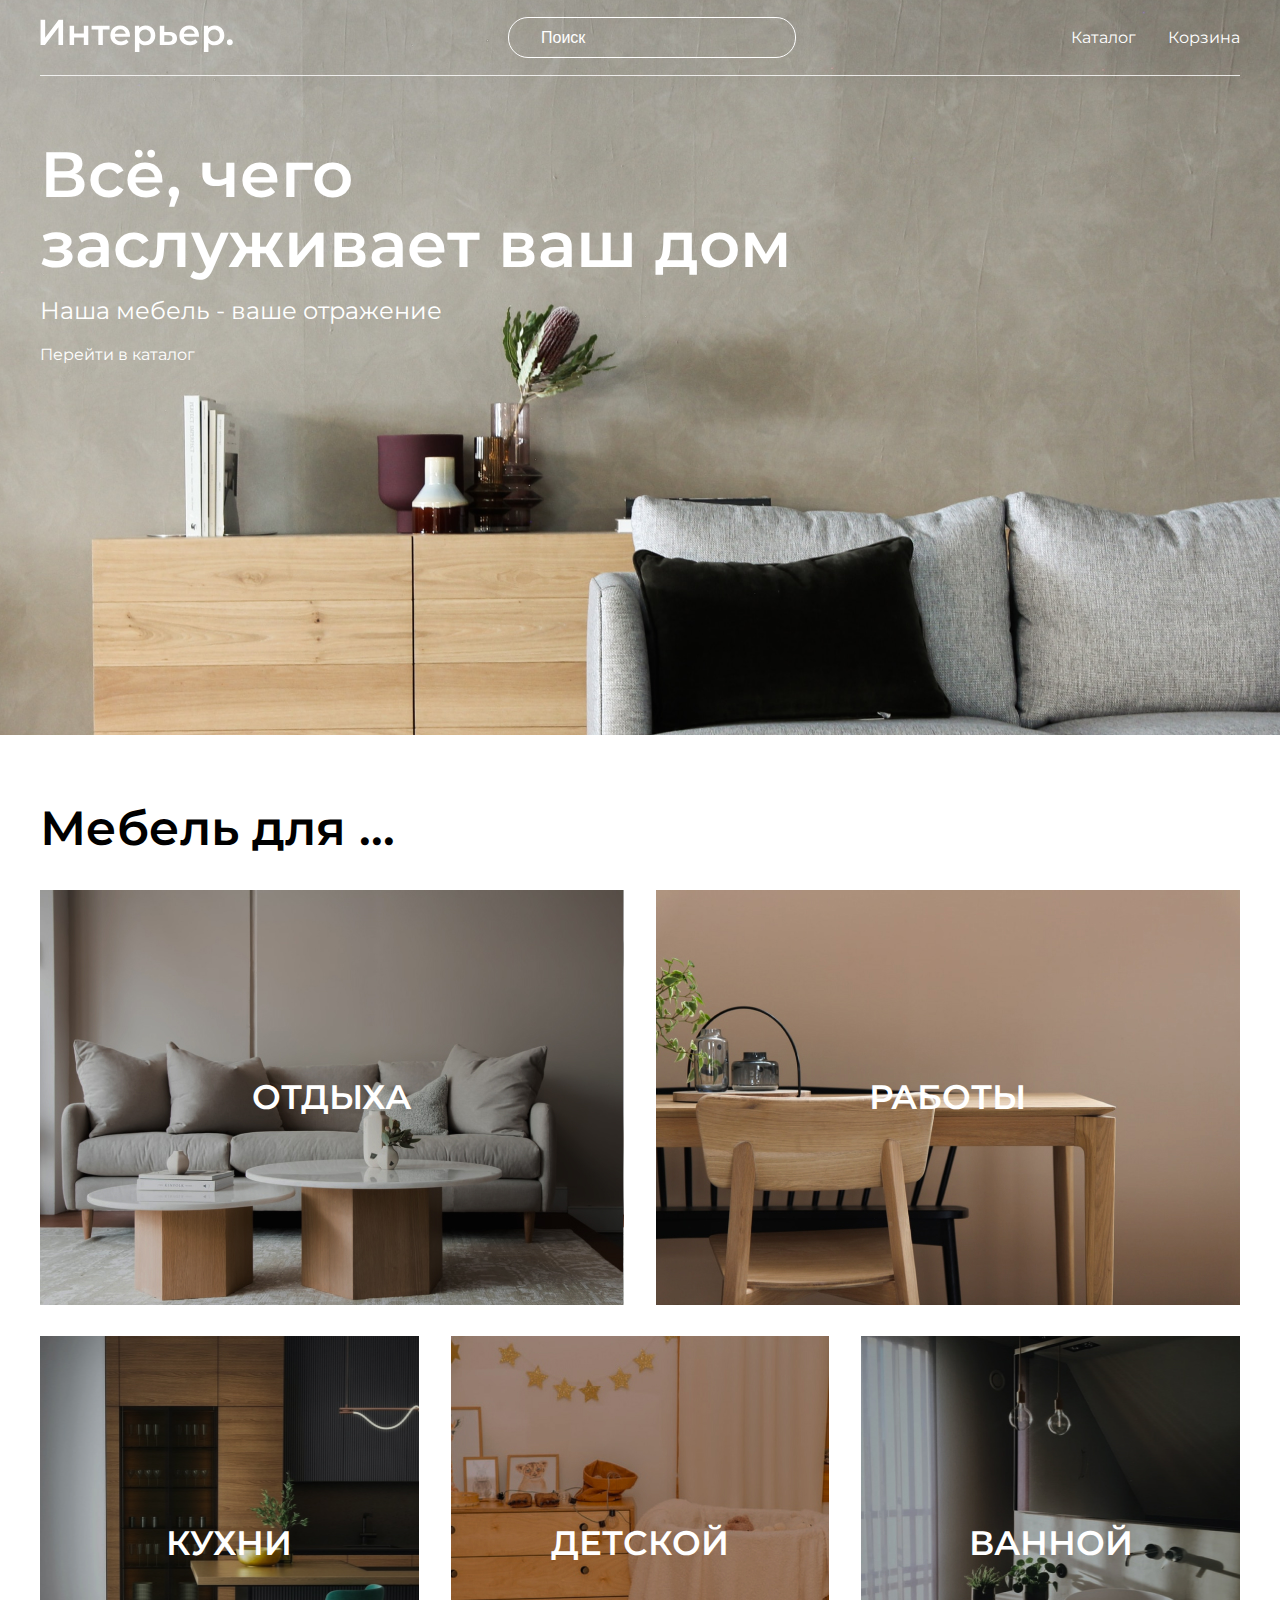
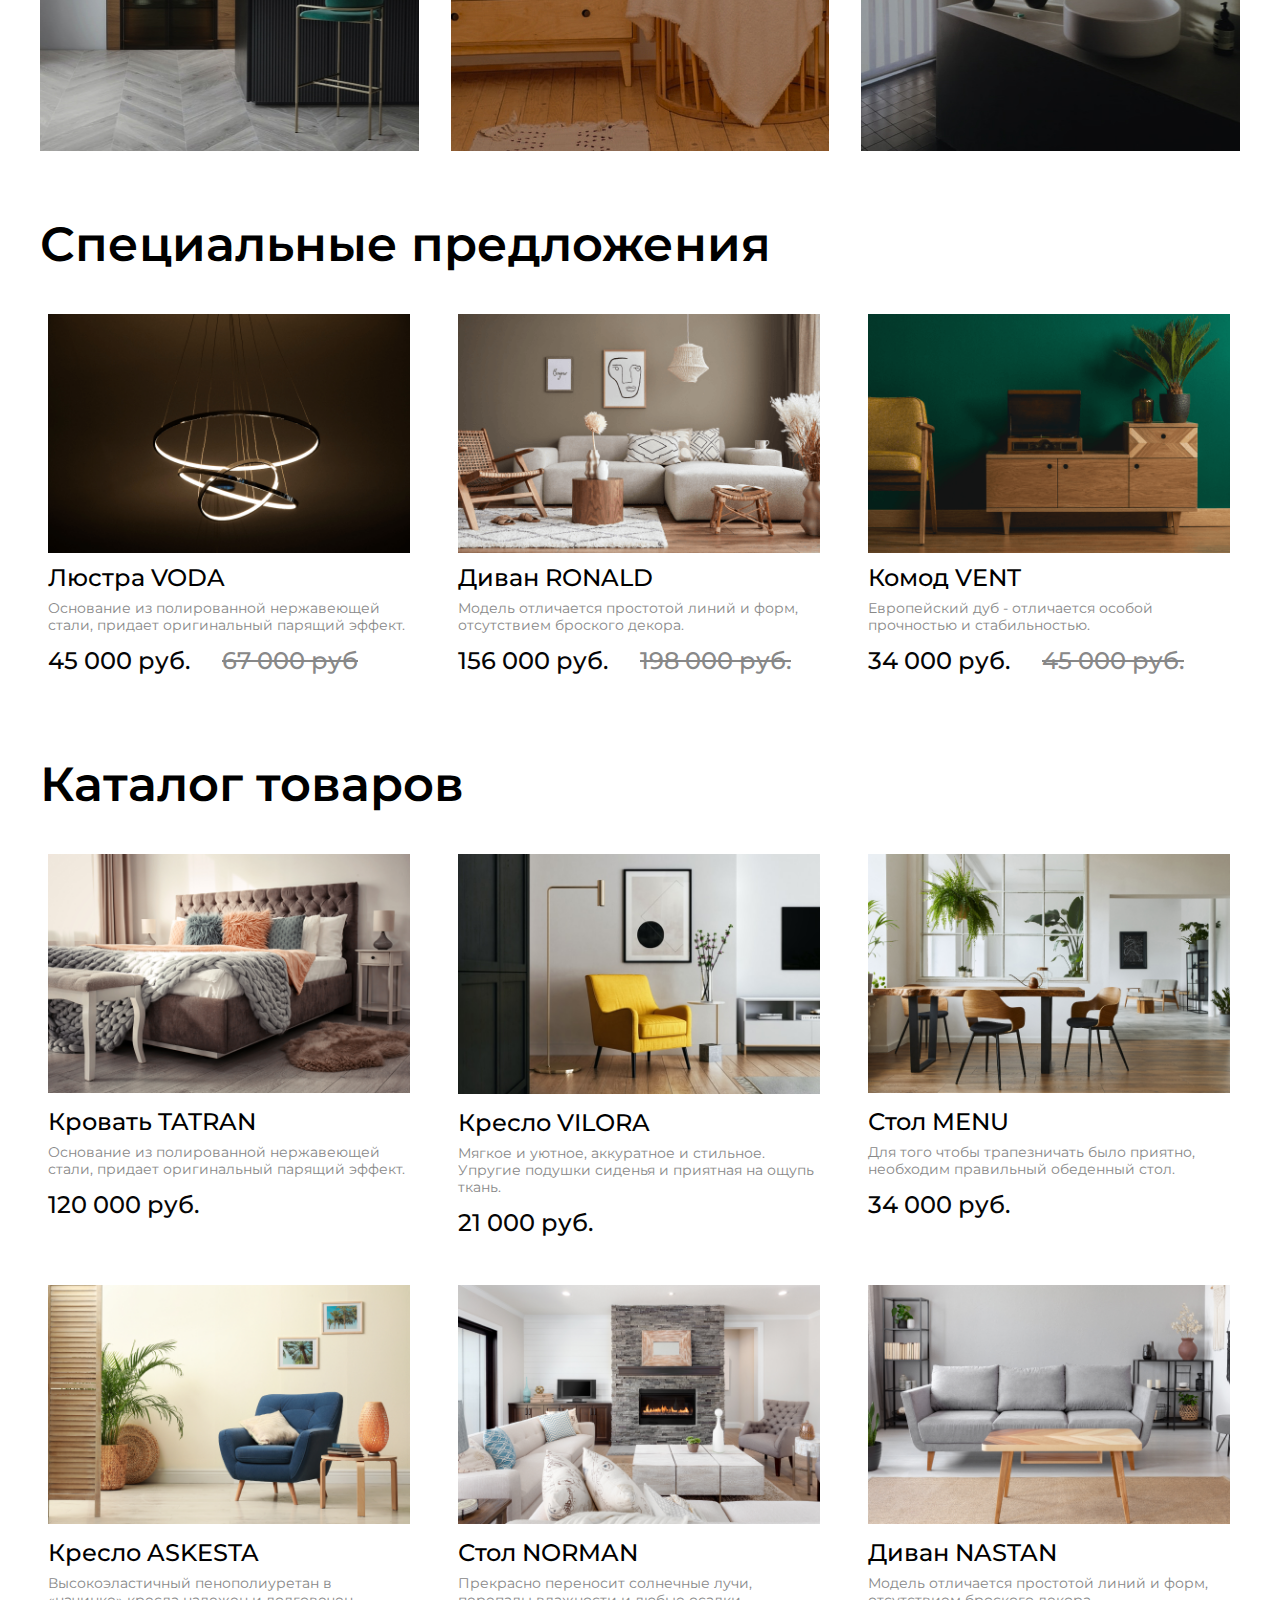
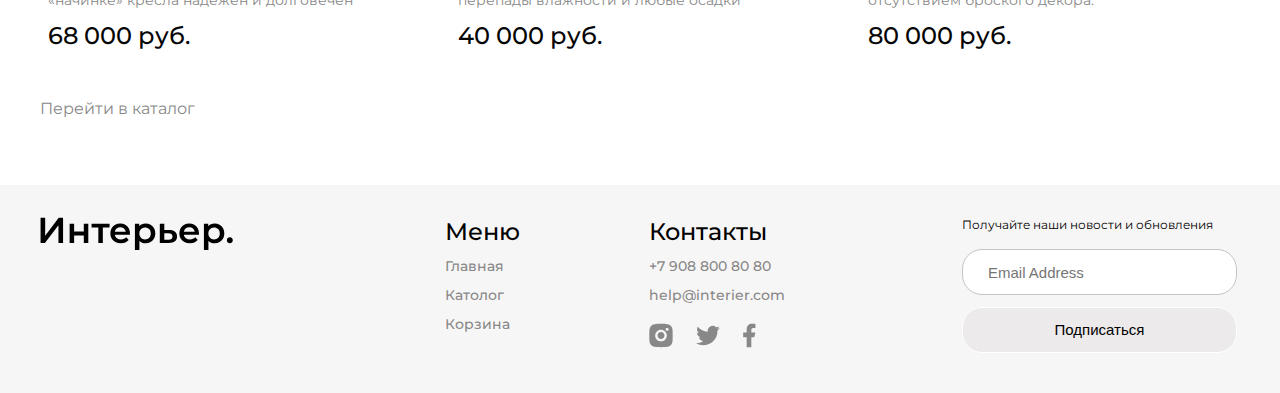
<file: index.html>
<!DOCTYPE html>
<html lang="ru">

<head>
	<meta charset="UTF-8">
	<meta http-equiv="X-UA-Compatible" content="IE=edge">
	<meta name="viewport" content="width=device-width, initial-scale=1.0">
	<title>Мебельный магазин</title>
	<link rel="shortcut icon" type="image/png" href="./img/icon.png"/>
	<link rel="preconnect" href="https://fonts.googleapis.com">
	<link rel="preconnect" href="https://fonts.gstatic.com" crossorigin>
	<link
		href="https://fonts.googleapis.com/css2?family=Lato:wght@400;700&family=Montserrat:wght@400;500;600&family=Roboto:wght@400;500;700&display=swap"
		rel="stylesheet">
	<link rel="stylesheet" href="./css/style.css">
</head>

<body>
	<div class="top center">
		<header class="header">
			<a class="header__link-logo" href="index.html"><img class="header__img-logo" src="./img/logo.svg"
					alt="Logo"></a>
			<form class="header__form" action="#">
				<input class="header__form-text" type="text" placeholder="Поиск">
			</form>
			<nav class="header__navigation">
				<a href="catalog.html" class="header__navigation-link">Каталог</a>
				<a href="basket.html" class="header__navigation-link">Корзина</a>
			</nav>
			<div class="header__nav-mobile">
				<a href="#" class="header__link-mobile"><svg width="17" height="16" viewBox="0 0 17 16" fill="none"
						xmlns="http://www.w3.org/2000/svg">
						<path
							d="M14.5069 15.0085L14.5069 15.0085C14.5897 15.0914 14.6881 15.1571 14.7963 15.2019C14.9046 15.2468 15.0206 15.2698 15.1377 15.2698C15.2549 15.2698 15.3709 15.2468 15.4791 15.2019C15.5873 15.1571 15.6857 15.0914 15.7685 15.0085C15.8514 14.9257 15.9171 14.8274 15.9619 14.7191C16.0068 14.6109 16.0298 14.4949 16.0298 14.3777C16.0298 14.2606 16.0068 14.1446 15.9619 14.0363C15.9171 13.9281 15.8514 13.8298 15.7685 13.7469L15.7685 13.7469L12.4368 10.416C13.4021 9.13496 13.8547 7.53846 13.7038 5.93943C13.5501 4.31054 12.7816 2.80139 11.5547 1.719C10.3277 0.636623 8.73451 0.0623154 7.09916 0.11292C5.46381 0.163525 3.90917 0.835233 2.7515 1.99141C1.59282 3.14838 0.918906 4.70363 0.867092 6.34023C0.815278 7.97682 1.38946 9.57159 2.47264 10.7995C3.55581 12.0275 5.06645 12.7962 6.69672 12.9491C8.29727 13.0991 9.89485 12.6444 11.1757 11.6766L14.5069 15.0085ZM10.5895 3.25366C11.0271 3.68416 11.3751 4.19703 11.6135 4.76269C11.8518 5.32835 11.9758 5.93561 11.9783 6.54944C11.9808 7.16327 11.8618 7.77152 11.628 8.3391C11.3943 8.90669 11.0505 9.42238 10.6164 9.85642C10.1824 10.2905 9.66668 10.6343 9.09909 10.868C8.53151 11.1018 7.92326 11.2208 7.30943 11.2183C6.6956 11.2158 6.08834 11.0918 5.52268 10.8535C4.95702 10.6151 4.44415 10.2671 4.01365 9.82954C3.15334 8.9551 2.67341 7.77613 2.6784 6.54944C2.6834 5.32275 3.17291 4.14773 4.04032 3.28033C4.90772 2.41292 6.08274 1.92341 7.30943 1.91841C8.53612 1.91342 9.71508 2.39335 10.5895 3.25366Z"
							fill="white" stroke="white" stroke-width="0.2" />
					</svg>
				</a>
				<a href="catalog.html" class="header__link-mobile"><svg width="20" height="21" viewBox="0 0 20 21"
						fill="none" xmlns="http://www.w3.org/2000/svg">
						<rect x="0.800537" y="0.900024" width="4.57143" height="4.57143" fill="white" />
						<rect x="0.800537" y="8.21436" width="4.57143" height="4.57143" fill="white" />
						<rect x="0.800537" y="15.5286" width="4.57143" height="4.57143" fill="white" />
						<rect x="8.11401" y="8.21436" width="4.57143" height="4.57143" fill="white" />
						<rect x="8.11401" y="15.5286" width="4.57143" height="4.57143" fill="white" />
						<rect x="8.11401" y="0.900024" width="4.57143" height="4.57143" fill="white" />
						<rect x="15.4285" y="8.21436" width="4.57143" height="4.57143" fill="white" />
						<rect x="15.4285" y="15.5286" width="4.57143" height="4.57143" fill="white" />
						<rect x="15.4285" y="0.900024" width="4.57143" height="4.57143" fill="white" />
					</svg>
				</a>
				<a href="basket.html" class="header__link-mobile"><svg width="19" height="17" viewBox="0 0 19 17"
						fill="none" xmlns="http://www.w3.org/2000/svg">
						<path
							d="M11.5834 16.8333C12.1359 16.8333 12.6658 16.6138 13.0566 16.2231C13.4473 15.8324 13.6667 15.3025 13.6667 14.75C13.6667 14.1974 13.4473 13.6675 13.0566 13.2768C12.6658 12.8861 12.1359 12.6666 11.5834 12.6666C11.0309 12.6666 10.501 12.8861 10.1103 13.2768C9.71957 13.6675 9.50008 14.1974 9.50008 14.75C9.50008 15.3025 9.71957 15.8324 10.1103 16.2231C10.501 16.6138 11.0309 16.8333 11.5834 16.8333ZM4.29174 16.8333C4.84428 16.8333 5.37418 16.6138 5.76488 16.2231C6.15558 15.8324 6.37508 15.3025 6.37508 14.75C6.37508 14.1974 6.15558 13.6675 5.76488 13.2768C5.37418 12.8861 4.84428 12.6666 4.29174 12.6666C3.73921 12.6666 3.20931 12.8861 2.81861 13.2768C2.4279 13.6675 2.20841 14.1974 2.20841 14.75C2.20841 15.3025 2.4279 15.8324 2.81861 16.2231C3.20931 16.6138 3.73921 16.8333 4.29174 16.8333ZM17.873 2.16975C18.133 2.16136 18.3796 2.05217 18.5606 1.86525C18.7416 1.67834 18.8428 1.42836 18.8428 1.16819C18.8428 0.908013 18.7416 0.658037 18.5606 0.471123C18.3796 0.28421 18.133 0.175013 17.873 0.166626H16.674C15.7345 0.166626 14.922 0.818709 14.7178 1.73538L13.4126 7.61246C13.2084 8.52912 12.3959 9.18121 11.4563 9.18121H3.63133L2.12924 3.17079H11.8636C12.1212 3.15904 12.3644 3.04844 12.5425 2.86199C12.7206 2.67555 12.82 2.42761 12.82 2.16975C12.82 1.91189 12.7206 1.66395 12.5425 1.47751C12.3644 1.29106 12.1212 1.18046 11.8636 1.16871H2.12924C1.82473 1.16862 1.5242 1.23796 1.25051 1.37145C0.976816 1.50495 0.737162 1.69909 0.549763 1.93911C0.362364 2.17913 0.232155 2.45872 0.169035 2.75662C0.105913 3.05452 0.111544 3.36289 0.185495 3.65829L1.68758 9.66662C1.79586 10.1002 2.046 10.485 2.39821 10.7601C2.75042 11.0351 3.18447 11.1844 3.63133 11.1843H11.4563C12.368 11.1845 13.2524 10.8736 13.9636 10.3032C14.6748 9.73275 15.1701 8.93681 15.3678 8.04683L16.674 2.16975H17.873Z"
							fill="white" />
					</svg>
				</a>
			</div>
		</header>
		<section class="all">
			<h1 class="all__title">Всё, чего <br> заслуживает ваш дом</h1>
			<p class="all__subtitle">Наша мебель - ваше отражение</p>
			<a class="all__link" href="catalog.html">Перейти в каталог</a>
		</section>
	</div>
	<section class="for center">
		<h2 class="for__title">Мебель для ... </h2>
		<div class="for__wrapper">
			<a href="#" class="for__item for__item-1 for__item-big">ОТДЫХА</a>
			<a href="#" class="for__item for__item-2 for__item-big">РАБОТЫ</a>
			<a href="#" class="for__item for__item-3">КУХНИ</a>
			<a href="#" class="for__item for__item-4">ДЕТСКОЙ</a>
			<a href="#" class="for__item for__item-5">ВАННОЙ</a>
		</div>
	</section>
	<section class="special center">
		<h2 class="special__header">Специальные предложения</h2>
		<div class="special__row">
			<div class="special__column">
				<img class="special__image" src="./img/Special/1.png" alt="VODA">
				<a href="">
					<h3 class="special__title">Люстра VODA</h3>
				</a>
				<p class="special__description">Основание из полированной нержавеющей стали, придает оригинальный парящий
					эффект.</p>
				<div class="special__box-pice">
					<span class="special__price">45 000 руб.</span>
					<span class="special__price special__price-sale">67 000 руб</span>
				</div>
			</div>
			<div class="special__column">
				<img class="special__image" src="./img/Special/2.png" alt="RONALD">
				<a href="">
					<h3 class="special__title">Диван RONALD</h3>
				</a>
				<p class="special__description">Модель отличается простотой линий и форм, отсутствием броского декора.
				</p>
				<div class="special__box-pice">
					<span class="special__price">156 000 руб.</span>
					<span class="special__price special__price-sale">198 000 руб.</span>
				</div>
			</div>
			<div class="special__column">
				<img class="special__image" src="./img/Special/3.png" alt="VENT">
				<a href="">
					<h3 class="special__title">Комод VENT</h3>
				</a>
				<p class="special__description">Европейский дуб - отличается особой прочностью и стабильностью.</p>
				<div class="special__box-pice">
					<span class="special__price">34 000 руб.</span>
					<span class="special__price special__price-sale">45 000 руб.</span>
				</div>
			</div>
		</div>
	</section>
	<section class="catalog center">
		<h2 class="catalog__header">Каталог товаров</h2>
		<div class="catalog__row">
			<div class="catalog__column">
				<img class="catalog__image" src="./img/Catalog/1.png" alt="Кровать TATRAN">
				<a href="#">
					<h3 class="catalog__title">Кровать TATRAN</h3>
				</a>
				<p class="catalog__subtitle">Основание из полированной нержавеющей стали, придает оригинальный парящий
					эффект.</p>
				<p class="catalog__price">120 000 руб.</p>
			</div>
			<div class="catalog__column">
				<img class="catalog__image" src="./img/Catalog/2.png" alt="VILORA">
				<a href="#">
					<h3 class="catalog__title">Кресло VILORA</h3>
				</a>
				<p class="catalog__subtitle">Мягкое и уютное, аккуратное и стильное. Упругие подушки сиденья и приятная
					на
					ощупь ткань. </p>
				<p class="catalog__price">21 000 руб.</p>
			</div>
			<div class="catalog__column">
				<img class="catalog__image" src="./img/Catalog/3.png" alt="MENU">
				<a href="#">
					<h3 class="catalog__title">Стол MENU</h3>
				</a>
				<p class="catalog__subtitle">Для того чтобы трапезничать было приятно, необходим правильный обеденный
					стол.
				</p>
				<p class="catalog__price">34 000 руб.</p>
			</div>
			<div class="catalog__column">
				<img class="catalog__image" src="./img/Catalog/4.png" alt="ASKESTA">
				<a href="#">
					<h3 class="catalog__title">Кресло ASKESTA</h3>
				</a>
				<p class="catalog__subtitle">Высокоэластичный пенополиуретан в «начинке» кресла надежен и долговечен</p>
				<p class="catalog__price">68 000 руб.</p>
			</div>
			<div class="catalog__column">
				<img class="catalog__image" src="./img/Catalog/5.png" alt="NORMAN">
				<a href="#">
					<h3 class="catalog__title">Стол NORMAN</h3>
				</a>
				<p class="catalog__subtitle">Прекрасно переносит солнечные лучи, перепады влажности и любые осадки</p>
				<p class="catalog__price">40 000 руб.</p>
			</div>
			<div class="catalog__column">
				<img class="catalog__image" src="./img/Catalog/6.png" alt="NASTAN">
				<a href="#">
					<h3 class="catalog__title">Диван NASTAN</h3>
				</a>
				<p class="catalog__subtitle">Модель отличается простотой линий и форм, отсутствием броского декора. </p>
				<p class="catalog__price">80 000 руб.</p>
			</div>
		</div>
		<a class="catalog__link" href="./catalog.html">Перейти в каталог</a>
	</section>
	<footer class="footer center">
		<div class="footer__row">
			<div class="footer__column footer__column-logo"><img class="footer__image" src="./img/Logo-black.svg"
					alt="Logo"></div>
			<div class="footer__column">
				<div class="footer__subrow">
					<div class="footer__subcolumn">
						<div class="footer__center-row">
							<div class="footer__center-column">
								<h4 class="footer__options footer__options-menu">Меню</h4>
								<a href="index.html" class="footer__link footer__link-inderlining">Главная</a>
								<a href="catalog.html" class="footer__link footer__link-inderlining">Католог</a>
								<a href="basket.html" class="footer__link footer__link-inderlining">Корзина</a>
							</div>
							<div class="footer__center-column">
								<div class="footer__contacts-row">
									<div class="footer__contacts-column">
										<h4 class="footer__options">Контакты</h4>
										<a href="tel:+79088008080" class="footer__link footer__link-inderlining">+7 908 800 80 80</a>
										<a href="mailto:help@interier.com"
											class="footer__link footer__link-inderlining footer__last-link">help@interier.com</a>
										<br>
									</div>
									<div class="footer__contacts-column footer__contacts-column-social">
										<a href="#"><svg class="footer__svg" width="24" height="25" viewBox="0 0 24 25" fill="none" xmlns="http://www.w3.org/2000/svg">
											<path d="M12 0.833984C15.1698 0.833984 15.5653 0.845651 16.809 0.903984C18.0515 0.962318 18.8973 1.15715 19.6417 1.44648C20.4117 1.74282 21.0603 2.14415 21.709 2.79165C22.3022 3.37486 22.7613 4.08034 23.0542 4.85898C23.3423 5.60215 23.5383 6.44915 23.5967 7.69165C23.6515 8.93532 23.6667 9.33082 23.6667 12.5007C23.6667 15.6705 23.655 16.066 23.5967 17.3097C23.5383 18.5522 23.3423 19.398 23.0542 20.1423C22.7621 20.9214 22.303 21.627 21.709 22.2097C21.1256 22.8027 20.4202 23.2617 19.6417 23.5548C18.8985 23.843 18.0515 24.039 16.809 24.0973C15.5653 24.1522 15.1698 24.1673 12 24.1673C8.83017 24.1673 8.43467 24.1557 7.191 24.0973C5.9485 24.039 5.10267 23.843 4.35834 23.5548C3.57938 23.2625 2.87378 22.8034 2.291 22.2097C1.69764 21.6265 1.23859 20.921 0.945836 20.1423C0.656503 19.3992 0.461669 18.5522 0.403336 17.3097C0.348502 16.066 0.333336 15.6705 0.333336 12.5007C0.333336 9.33082 0.345002 8.93532 0.403336 7.69165C0.461669 6.44798 0.656503 5.60332 0.945836 4.85898C1.23778 4.07986 1.69694 3.37419 2.291 2.79165C2.87395 2.19809 3.5795 1.739 4.35834 1.44648C5.10267 1.15715 5.94734 0.962318 7.191 0.903984C8.43467 0.849151 8.83017 0.833984 12 0.833984ZM12 6.66732C10.4529 6.66732 8.96918 7.2819 7.87521 8.37586C6.78125 9.46982 6.16667 10.9536 6.16667 12.5007C6.16667 14.0477 6.78125 15.5315 7.87521 16.6254C8.96918 17.7194 10.4529 18.334 12 18.334C13.5471 18.334 15.0308 17.7194 16.1248 16.6254C17.2188 15.5315 17.8333 14.0477 17.8333 12.5007C17.8333 10.9536 17.2188 9.46982 16.1248 8.37586C15.0308 7.2819 13.5471 6.66732 12 6.66732ZM19.5833 6.37565C19.5833 5.98888 19.4297 5.61794 19.1562 5.34445C18.8827 5.07096 18.5118 4.91732 18.125 4.91732C17.7382 4.91732 17.3673 5.07096 17.0938 5.34445C16.8203 5.61794 16.6667 5.98888 16.6667 6.37565C16.6667 6.76243 16.8203 7.13336 17.0938 7.40685C17.3673 7.68034 17.7382 7.83398 18.125 7.83398C18.5118 7.83398 18.8827 7.68034 19.1562 7.40685C19.4297 7.13336 19.5833 6.76243 19.5833 6.37565ZM12 9.00065C12.9283 9.00065 13.8185 9.3694 14.4749 10.0258C15.1313 10.6822 15.5 11.5724 15.5 12.5007C15.5 13.4289 15.1313 14.3191 14.4749 14.9755C13.8185 15.6319 12.9283 16.0007 12 16.0007C11.0717 16.0007 10.1815 15.6319 9.52513 14.9755C8.86875 14.3191 8.5 13.4289 8.5 12.5007C8.5 11.5724 8.86875 10.6822 9.52513 10.0258C10.1815 9.3694 11.0717 9.00065 12 9.00065Z" fill="#888888"/>
											</svg>
											</a>
										<a href="#"><svg class="footer__svg" width="24" height="21" viewBox="0 0 24 21" fill="none" xmlns="http://www.w3.org/2000/svg">
											<path d="M23.8557 3.09919C22.965 3.49317 22.0205 3.75191 21.0533 3.86686C22.0727 3.2572 22.8357 2.29771 23.2 1.16719C22.2433 1.73652 21.1945 2.13552 20.1013 2.35136C19.3671 1.5657 18.3938 1.04465 17.3328 0.869207C16.2718 0.693765 15.1826 0.873764 14.2345 1.38122C13.2864 1.88868 12.5325 2.69516 12.09 3.67528C11.6475 4.65541 11.5412 5.75427 11.7877 6.80103C9.84763 6.70379 7.94973 6.19964 6.21718 5.3213C4.48462 4.44296 2.95616 3.21008 1.73101 1.70269C1.29735 2.44755 1.06946 3.29429 1.07067 4.15619C1.07067 5.84786 1.93167 7.34236 3.24067 8.21736C2.46602 8.19297 1.70841 7.98377 1.03101 7.60719V7.66786C1.03124 8.79451 1.42111 9.88641 2.1345 10.7584C2.84789 11.6304 3.8409 12.2289 4.94517 12.4524C4.22606 12.6472 3.47203 12.676 2.74017 12.5364C3.05152 13.5061 3.65835 14.3543 4.4757 14.962C5.29305 15.5697 6.27999 15.9066 7.29834 15.9255C6.28624 16.7204 5.12738 17.308 3.88804 17.6547C2.64869 18.0014 1.35316 18.1005 0.0755081 17.9462C2.30582 19.3805 4.90212 20.142 7.55384 20.1395C16.529 20.1395 21.4372 12.7044 21.4372 6.25619C21.4372 6.04619 21.4313 5.83386 21.422 5.62619C22.3773 4.93572 23.2019 4.08038 23.8568 3.10036L23.8557 3.09919Z" fill="#888888"/>
											</svg>
											</a>
										<a href="#"><svg class="footer__svg" width="13" height="25" viewBox="0 0 13 25" fill="none" xmlns="http://www.w3.org/2000/svg">
											<path d="M8.33332 14.2218H11.25L12.4167 9.55518H8.33332V7.22184C8.33332 6.02018 8.33332 4.88851 10.6667 4.88851H12.4167V0.968509C12.0363 0.918343 10.6002 0.805176 9.08349 0.805176C5.91599 0.805176 3.66666 2.73834 3.66666 6.28851V9.55518H0.166656V14.2218H3.66666V24.1385H8.33332V14.2218Z" fill="#888888"/>
											</svg>
											</a>
									</div>
								</div>
							</div>
						</div>
					</div>
					<div class="footer__subcolumn">
						<form class="footer__form" action="#">
							<p class="footer__form-text">Получайте наши новости и обновления </p>
							<input class="footer__form-email" type="email" placeholder="Email Address">
							<button class="footer__form-button">Подписаться</button>
						</form>
					</div>
				</div>
			</div>
		</div>
	</footer>

</body>

</html>
</file>
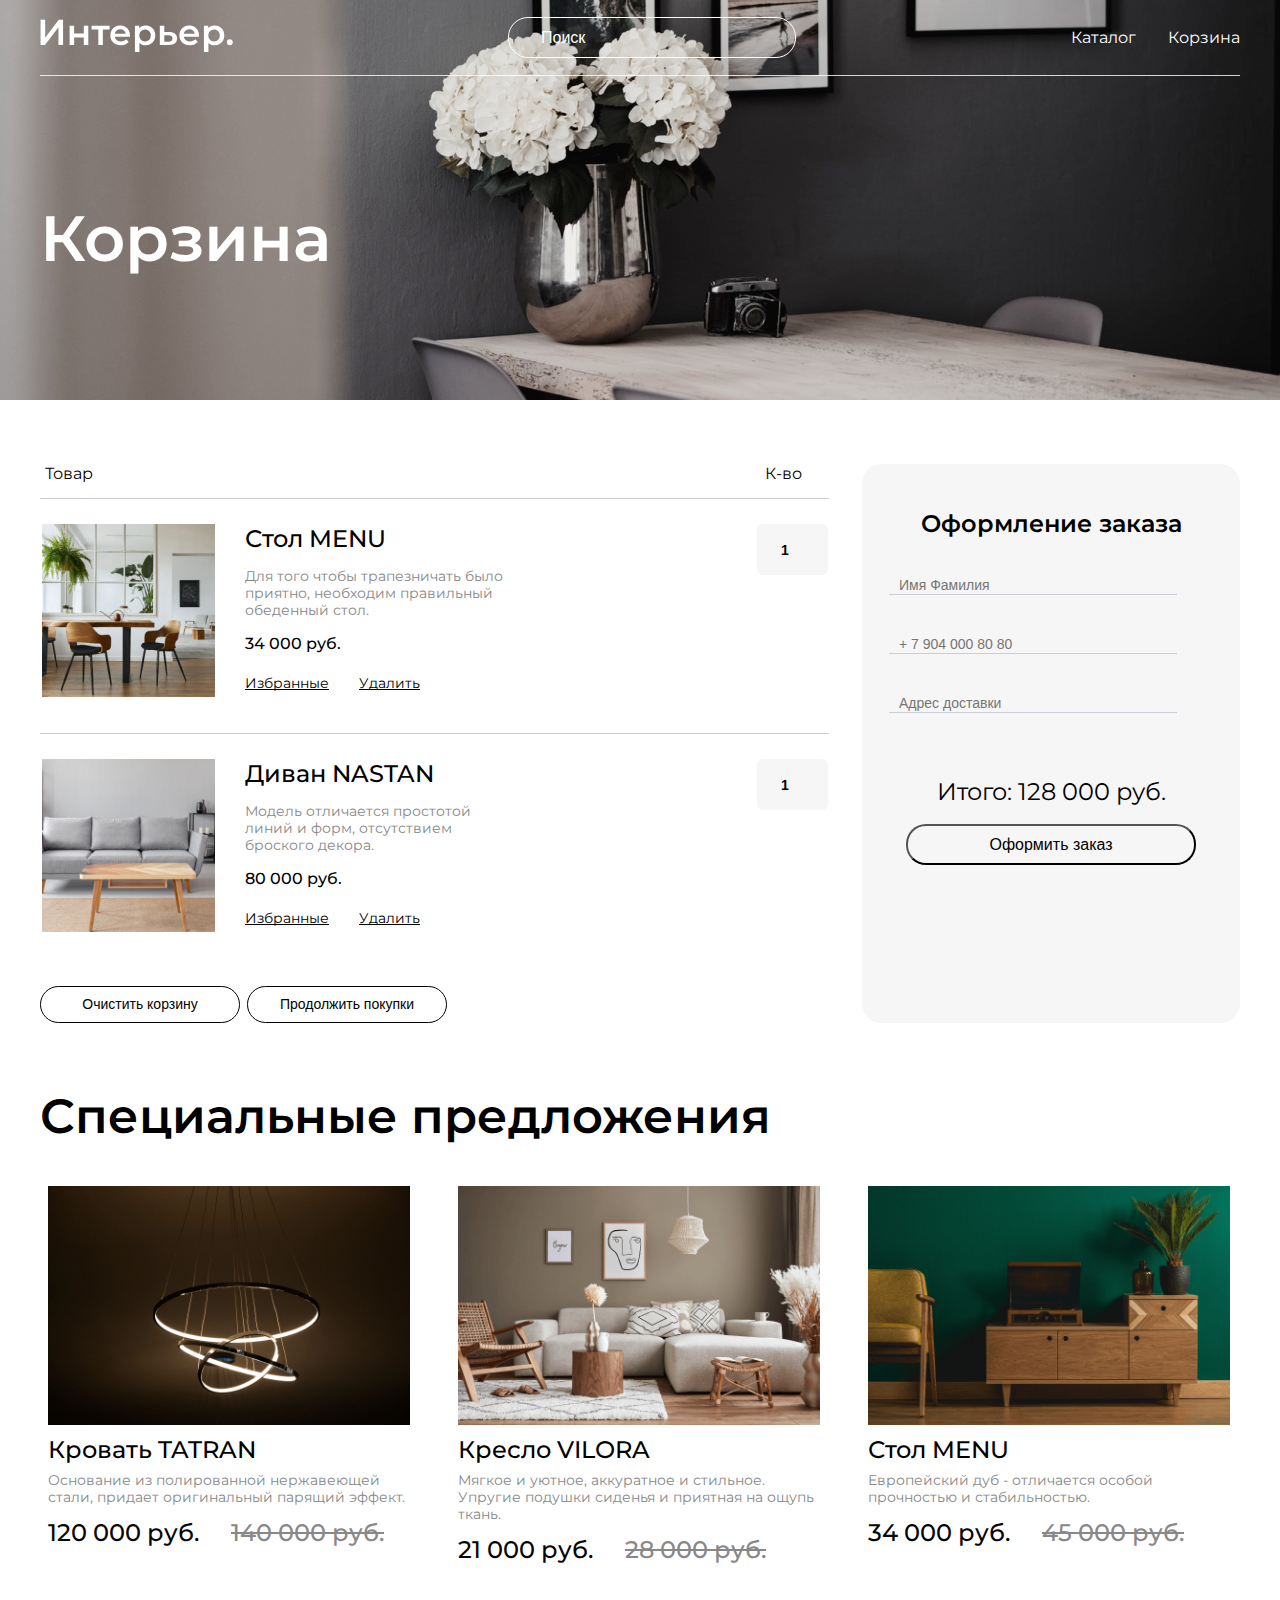
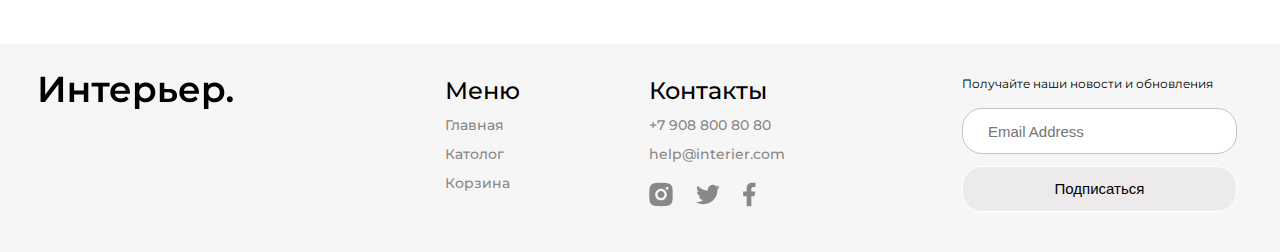
<file: basket.html>
<!DOCTYPE html>
<html lang="ru">

<head>
	<meta charset="UTF-8">
	<meta http-equiv="X-UA-Compatible" content="IE=edge">
	<meta name="viewport" content="width=device-width, initial-scale=1.0">
	<title>Мебельный магазин: Корзина</title>
	<link rel="shortcut icon" type="image/png" href="./img/icon.png"/>
	<link rel="preconnect" href="https://fonts.googleapis.com">
	<link rel="preconnect" href="https://fonts.gstatic.com" crossorigin>
	<link
		href="https://fonts.googleapis.com/css2?family=Lato:wght@400;700&family=Montserrat:wght@400;500;600&family=Roboto:wght@400;500;700&display=swap"
		rel="stylesheet">
	<link rel="stylesheet" href="./css/style.css">
</head>

<body>
	<div class="top-cart top-basket center">
		<header class="header header-cart">
			<a href="index.html"><img class="header__img-logo" src="./img/logo.svg" alt="Logo"></a>
			<form class="header__form" action="#">
				<input class="header__form-text" type="text" placeholder="Поиск">
			</form>
			<nav class="header__navigation">
				<a href="catalog.html" class="header__navigation-link">Каталог</a>
				<a href="basket.html" class="header__navigation-link">Корзина</a>
			</nav>
			<div class="header__nav-mobile">
				<a href="#" class="header__link-mobile"><svg width="17" height="16" viewBox="0 0 17 16" fill="none" xmlns="http://www.w3.org/2000/svg">
					<path d="M14.5069 15.0085L14.5069 15.0085C14.5897 15.0914 14.6881 15.1571 14.7963 15.2019C14.9046 15.2468 15.0206 15.2698 15.1377 15.2698C15.2549 15.2698 15.3709 15.2468 15.4791 15.2019C15.5873 15.1571 15.6857 15.0914 15.7685 15.0085C15.8514 14.9257 15.9171 14.8274 15.9619 14.7191C16.0068 14.6109 16.0298 14.4949 16.0298 14.3777C16.0298 14.2606 16.0068 14.1446 15.9619 14.0363C15.9171 13.9281 15.8514 13.8298 15.7685 13.7469L15.7685 13.7469L12.4368 10.416C13.4021 9.13496 13.8547 7.53846 13.7038 5.93943C13.5501 4.31054 12.7816 2.80139 11.5547 1.719C10.3277 0.636623 8.73451 0.0623154 7.09916 0.11292C5.46381 0.163525 3.90917 0.835233 2.7515 1.99141C1.59282 3.14838 0.918906 4.70363 0.867092 6.34023C0.815278 7.97682 1.38946 9.57159 2.47264 10.7995C3.55581 12.0275 5.06645 12.7962 6.69672 12.9491C8.29727 13.0991 9.89485 12.6444 11.1757 11.6766L14.5069 15.0085ZM10.5895 3.25366C11.0271 3.68416 11.3751 4.19703 11.6135 4.76269C11.8518 5.32835 11.9758 5.93561 11.9783 6.54944C11.9808 7.16327 11.8618 7.77152 11.628 8.3391C11.3943 8.90669 11.0505 9.42238 10.6164 9.85642C10.1824 10.2905 9.66668 10.6343 9.09909 10.868C8.53151 11.1018 7.92326 11.2208 7.30943 11.2183C6.6956 11.2158 6.08834 11.0918 5.52268 10.8535C4.95702 10.6151 4.44415 10.2671 4.01365 9.82954C3.15334 8.9551 2.67341 7.77613 2.6784 6.54944C2.6834 5.32275 3.17291 4.14773 4.04032 3.28033C4.90772 2.41292 6.08274 1.92341 7.30943 1.91841C8.53612 1.91342 9.71508 2.39335 10.5895 3.25366Z" fill="white" stroke="white" stroke-width="0.2"/>
					</svg>
					</a>
				<a href="catalog.html" class="header__link-mobile"><svg width="20" height="21" viewBox="0 0 20 21" fill="none" xmlns="http://www.w3.org/2000/svg">
					<rect x="0.800537" y="0.900024" width="4.57143" height="4.57143" fill="white"/>
					<rect x="0.800537" y="8.21436" width="4.57143" height="4.57143" fill="white"/>
					<rect x="0.800537" y="15.5286" width="4.57143" height="4.57143" fill="white"/>
					<rect x="8.11401" y="8.21436" width="4.57143" height="4.57143" fill="white"/>
					<rect x="8.11401" y="15.5286" width="4.57143" height="4.57143" fill="white"/>
					<rect x="8.11401" y="0.900024" width="4.57143" height="4.57143" fill="white"/>
					<rect x="15.4285" y="8.21436" width="4.57143" height="4.57143" fill="white"/>
					<rect x="15.4285" y="15.5286" width="4.57143" height="4.57143" fill="white"/>
					<rect x="15.4285" y="0.900024" width="4.57143" height="4.57143" fill="white"/>
					</svg>
					</a>
				<a href="basket.html" class="header__link-mobile"><svg width="19" height="17" viewBox="0 0 19 17" fill="none" xmlns="http://www.w3.org/2000/svg">
					<path d="M11.5834 16.8333C12.1359 16.8333 12.6658 16.6138 13.0566 16.2231C13.4473 15.8324 13.6667 15.3025 13.6667 14.75C13.6667 14.1974 13.4473 13.6675 13.0566 13.2768C12.6658 12.8861 12.1359 12.6666 11.5834 12.6666C11.0309 12.6666 10.501 12.8861 10.1103 13.2768C9.71957 13.6675 9.50008 14.1974 9.50008 14.75C9.50008 15.3025 9.71957 15.8324 10.1103 16.2231C10.501 16.6138 11.0309 16.8333 11.5834 16.8333ZM4.29174 16.8333C4.84428 16.8333 5.37418 16.6138 5.76488 16.2231C6.15558 15.8324 6.37508 15.3025 6.37508 14.75C6.37508 14.1974 6.15558 13.6675 5.76488 13.2768C5.37418 12.8861 4.84428 12.6666 4.29174 12.6666C3.73921 12.6666 3.20931 12.8861 2.81861 13.2768C2.4279 13.6675 2.20841 14.1974 2.20841 14.75C2.20841 15.3025 2.4279 15.8324 2.81861 16.2231C3.20931 16.6138 3.73921 16.8333 4.29174 16.8333ZM17.873 2.16975C18.133 2.16136 18.3796 2.05217 18.5606 1.86525C18.7416 1.67834 18.8428 1.42836 18.8428 1.16819C18.8428 0.908013 18.7416 0.658037 18.5606 0.471123C18.3796 0.28421 18.133 0.175013 17.873 0.166626H16.674C15.7345 0.166626 14.922 0.818709 14.7178 1.73538L13.4126 7.61246C13.2084 8.52912 12.3959 9.18121 11.4563 9.18121H3.63133L2.12924 3.17079H11.8636C12.1212 3.15904 12.3644 3.04844 12.5425 2.86199C12.7206 2.67555 12.82 2.42761 12.82 2.16975C12.82 1.91189 12.7206 1.66395 12.5425 1.47751C12.3644 1.29106 12.1212 1.18046 11.8636 1.16871H2.12924C1.82473 1.16862 1.5242 1.23796 1.25051 1.37145C0.976816 1.50495 0.737162 1.69909 0.549763 1.93911C0.362364 2.17913 0.232155 2.45872 0.169035 2.75662C0.105913 3.05452 0.111544 3.36289 0.185495 3.65829L1.68758 9.66662C1.79586 10.1002 2.046 10.485 2.39821 10.7601C2.75042 11.0351 3.18447 11.1844 3.63133 11.1843H11.4563C12.368 11.1845 13.2524 10.8736 13.9636 10.3032C14.6748 9.73275 15.1701 8.93681 15.3678 8.04683L16.674 2.16975H17.873Z" fill="white"/>
					</svg>
					</a>
			</div>
		</header>
		<h1 class="cart__title">Корзина</h1>
	</div>

	<main class="basket center">
		<div class="basket__content">
			<div class="basket__content-top">
				<p class="basket__content-top-goods-quantity">Товар</p>
				<p class="basket__content-top-goods-quantity">К-во</p>
			</div>
			<div class="basket__content-products">
				<div class="basket__content-product product">
					<div class="product__info">
						<div class="product__img">
							<img src="./img/Basket/Basket/1.jpg" alt="product">
						</div>
						<div class="product__center-info">
							<div class="product__info-text">
								<h4 class="product__title">Стол MENU</h4>
								<div class="product__text">Для того чтобы трапезничать было приятно, необходим правильный обеденный стол.</div>
								<div class="product__price">34 000 руб.</div>
								<div class="product__links">
									<a href="#" class="product__link">Избранные</a>
									<a href="#" class="product__link">Удалить</a>
								</div>
							</div>
							<input class="product__input-number" type="number" value="1" min="1">
						</div>
					</div>
				</div>
				<div class="basket__content-product product">
					<div class="product__info">
						<div class="product__img">
							<img src="./img/Basket/Basket/2.jpg" alt="product">
						</div>
						<div class="product__center-info">
							<div class="product__info-text">
								<h4 class="product__title">Диван NASTAN</h4>
								<div class="product__text">Модель отличается простотой линий и форм, отсутствием броского декора. </div>
								<div class="product__price">80 000 руб.</div>
								<div class="product__links">
									<a href="#" class="product__link">Избранные</a>
									<a href="#" class="product__link">Удалить</a>
								</div>
							</div>
							<input class="product__input-number" type="number" value="1" min="1">
						</div>
					</div>
				</div>
				<form class="product__form">
					<button class="product__button product__button_blak">Очистить корзину</button>
					<button class="product__button product__button_blak">Продолжить покупки</button>
				</form>
			</div>
		</div>
		<form class="basket__form basket-form" action="#">
			<h2 class="basket-form__title">Оформление заказа</h2>
			<div class="basket-form__inputs">
				<input class="basket-form__input" type="text" placeholder="Имя Фамилия">
				<input class="basket-form__input" type="number" placeholder="+ 7 904 000 80 80">
				<input class="basket-form__input" type="text" placeholder="Адрес доставки">
			</div>
			<div class="basket-form__total-price">Итого: 128 000 руб.</div>
			<button class="basket-form__button wobble-ver-left">Оформить заказ</button>
		</form>
	</main>
	<section class="special center">
			<h2 class="special__header">Специальные предложения</h2>
			<div class="special__row-basket">
				<div class="special__column">
					<img class="special__image" src="./img/Special/1.png" alt="VODA">
					<a href="">
						<h3 class="special__title">Кровать TATRAN</h3>
					</a>
					<p class="special__description">Основание из полированной нержавеющей стали, придает оригинальный парящий эффект.</p>
					<div class="special__box-pice">
						<span class="special__price">120 000 руб.</span>
						<span class="special__price special__price-sale">140 000 руб.</span>
					</div>
				</div>
				<div class="special__column">
					<img class="special__image" src="./img/Special/2.png" alt="RONALD">
					<a href="">
						<h3 class="special__title">Кресло VILORA</h3>
					</a>
					<p class="special__description">Мягкое и уютное, аккуратное и стильное. Упругие подушки сиденья и приятная на ощупь ткань.
					</p>
					<div class="special__box-pice">
						<span class="special__price">21 000 руб.</span>
						<span class="special__price special__price-sale">28 000 руб.</span>
					</div>
				</div>
				<div class="special__column">
					<img class="special__image" src="./img/Special/3.png" alt="VENT">
					<a href="">
						<h3 class="special__title">Стол MENU</h3>
					</a>
					<p class="special__description">Европейский дуб - отличается особой прочностью и стабильностью.</p>
					<div class="special__box-pice">
						<span class="special__price">34 000 руб.</span>
						<span class="special__price special__price-sale">45 000 руб.</span>
					</div>
				</div>
		</div>
	</section>
	<footer class="footer center">
		<div class="footer__row">
			<div class="footer__column footer__column-logo"><img class="footer__image" src="./img/Logo-black.svg" alt="Logo"></div>
			<div class="footer__column">
				<div class="footer__subrow">
					<div class="footer__subcolumn">
						<div class="footer__center-row">
							<div class="footer__center-column">
								<h4 class="footer__options footer__options-menu">Меню</h4>
								<a href="index.html" class="footer__link footer__link-inderlining">Главная</a>
								<a href="catalog.html" class="footer__link footer__link-inderlining">Католог</a>
								<a href="basket.html" class="footer__link footer__link-inderlining">Корзина</a>
							</div>
							<div class="footer__center-column">
								<div class="footer__contacts-row">
									<div class="footer__contacts-column">
										<h4 class="footer__options">Контакты</h4>
										<a href="#" class="footer__link footer__link-inderlining">+7 908 800 80 80</a>
										<a href="#"
											class="footer__link footer__link-inderlining footer__last-link">help@interier.com</a>
										<br>
									</div>
									<div class="footer__contacts-column footer__contacts-column-social">
										<a href="#"><svg class="footer__svg" width="24" height="25" viewBox="0 0 24 25" fill="none" xmlns="http://www.w3.org/2000/svg">
											<path d="M12 0.833984C15.1698 0.833984 15.5653 0.845651 16.809 0.903984C18.0515 0.962318 18.8973 1.15715 19.6417 1.44648C20.4117 1.74282 21.0603 2.14415 21.709 2.79165C22.3022 3.37486 22.7613 4.08034 23.0542 4.85898C23.3423 5.60215 23.5383 6.44915 23.5967 7.69165C23.6515 8.93532 23.6667 9.33082 23.6667 12.5007C23.6667 15.6705 23.655 16.066 23.5967 17.3097C23.5383 18.5522 23.3423 19.398 23.0542 20.1423C22.7621 20.9214 22.303 21.627 21.709 22.2097C21.1256 22.8027 20.4202 23.2617 19.6417 23.5548C18.8985 23.843 18.0515 24.039 16.809 24.0973C15.5653 24.1522 15.1698 24.1673 12 24.1673C8.83017 24.1673 8.43467 24.1557 7.191 24.0973C5.9485 24.039 5.10267 23.843 4.35834 23.5548C3.57938 23.2625 2.87378 22.8034 2.291 22.2097C1.69764 21.6265 1.23859 20.921 0.945836 20.1423C0.656503 19.3992 0.461669 18.5522 0.403336 17.3097C0.348502 16.066 0.333336 15.6705 0.333336 12.5007C0.333336 9.33082 0.345002 8.93532 0.403336 7.69165C0.461669 6.44798 0.656503 5.60332 0.945836 4.85898C1.23778 4.07986 1.69694 3.37419 2.291 2.79165C2.87395 2.19809 3.5795 1.739 4.35834 1.44648C5.10267 1.15715 5.94734 0.962318 7.191 0.903984C8.43467 0.849151 8.83017 0.833984 12 0.833984ZM12 6.66732C10.4529 6.66732 8.96918 7.2819 7.87521 8.37586C6.78125 9.46982 6.16667 10.9536 6.16667 12.5007C6.16667 14.0477 6.78125 15.5315 7.87521 16.6254C8.96918 17.7194 10.4529 18.334 12 18.334C13.5471 18.334 15.0308 17.7194 16.1248 16.6254C17.2188 15.5315 17.8333 14.0477 17.8333 12.5007C17.8333 10.9536 17.2188 9.46982 16.1248 8.37586C15.0308 7.2819 13.5471 6.66732 12 6.66732ZM19.5833 6.37565C19.5833 5.98888 19.4297 5.61794 19.1562 5.34445C18.8827 5.07096 18.5118 4.91732 18.125 4.91732C17.7382 4.91732 17.3673 5.07096 17.0938 5.34445C16.8203 5.61794 16.6667 5.98888 16.6667 6.37565C16.6667 6.76243 16.8203 7.13336 17.0938 7.40685C17.3673 7.68034 17.7382 7.83398 18.125 7.83398C18.5118 7.83398 18.8827 7.68034 19.1562 7.40685C19.4297 7.13336 19.5833 6.76243 19.5833 6.37565ZM12 9.00065C12.9283 9.00065 13.8185 9.3694 14.4749 10.0258C15.1313 10.6822 15.5 11.5724 15.5 12.5007C15.5 13.4289 15.1313 14.3191 14.4749 14.9755C13.8185 15.6319 12.9283 16.0007 12 16.0007C11.0717 16.0007 10.1815 15.6319 9.52513 14.9755C8.86875 14.3191 8.5 13.4289 8.5 12.5007C8.5 11.5724 8.86875 10.6822 9.52513 10.0258C10.1815 9.3694 11.0717 9.00065 12 9.00065Z" fill="#888888"/>
											</svg>
											</a>
										<a href="#"><svg class="footer__svg" width="24" height="21" viewBox="0 0 24 21" fill="none" xmlns="http://www.w3.org/2000/svg">
											<path d="M23.8557 3.09919C22.965 3.49317 22.0205 3.75191 21.0533 3.86686C22.0727 3.2572 22.8357 2.29771 23.2 1.16719C22.2433 1.73652 21.1945 2.13552 20.1013 2.35136C19.3671 1.5657 18.3938 1.04465 17.3328 0.869207C16.2718 0.693765 15.1826 0.873764 14.2345 1.38122C13.2864 1.88868 12.5325 2.69516 12.09 3.67528C11.6475 4.65541 11.5412 5.75427 11.7877 6.80103C9.84763 6.70379 7.94973 6.19964 6.21718 5.3213C4.48462 4.44296 2.95616 3.21008 1.73101 1.70269C1.29735 2.44755 1.06946 3.29429 1.07067 4.15619C1.07067 5.84786 1.93167 7.34236 3.24067 8.21736C2.46602 8.19297 1.70841 7.98377 1.03101 7.60719V7.66786C1.03124 8.79451 1.42111 9.88641 2.1345 10.7584C2.84789 11.6304 3.8409 12.2289 4.94517 12.4524C4.22606 12.6472 3.47203 12.676 2.74017 12.5364C3.05152 13.5061 3.65835 14.3543 4.4757 14.962C5.29305 15.5697 6.27999 15.9066 7.29834 15.9255C6.28624 16.7204 5.12738 17.308 3.88804 17.6547C2.64869 18.0014 1.35316 18.1005 0.0755081 17.9462C2.30582 19.3805 4.90212 20.142 7.55384 20.1395C16.529 20.1395 21.4372 12.7044 21.4372 6.25619C21.4372 6.04619 21.4313 5.83386 21.422 5.62619C22.3773 4.93572 23.2019 4.08038 23.8568 3.10036L23.8557 3.09919Z" fill="#888888"/>
											</svg>
											</a>
										<a href="#"><svg class="footer__svg" width="13" height="25" viewBox="0 0 13 25" fill="none" xmlns="http://www.w3.org/2000/svg">
											<path d="M8.33332 14.2218H11.25L12.4167 9.55518H8.33332V7.22184C8.33332 6.02018 8.33332 4.88851 10.6667 4.88851H12.4167V0.968509C12.0363 0.918343 10.6002 0.805176 9.08349 0.805176C5.91599 0.805176 3.66666 2.73834 3.66666 6.28851V9.55518H0.166656V14.2218H3.66666V24.1385H8.33332V14.2218Z" fill="#888888"/>
											</svg>
											</a>
									</div>
								</div>
							</div>
						</div>
					</div>
					<div class="footer__subcolumn">
						<form class="footer__form" action="#">
							<p class="footer__form-text">Получайте наши новости и обновления </p>
							<input class="footer__form-email" type="email" placeholder="Email Address">
							<button class="footer__form-button">Подписаться</button>
						</form>
					</div>
				</div>
			</div>
		</div>
	</footer>

</body>

</html>
</file>
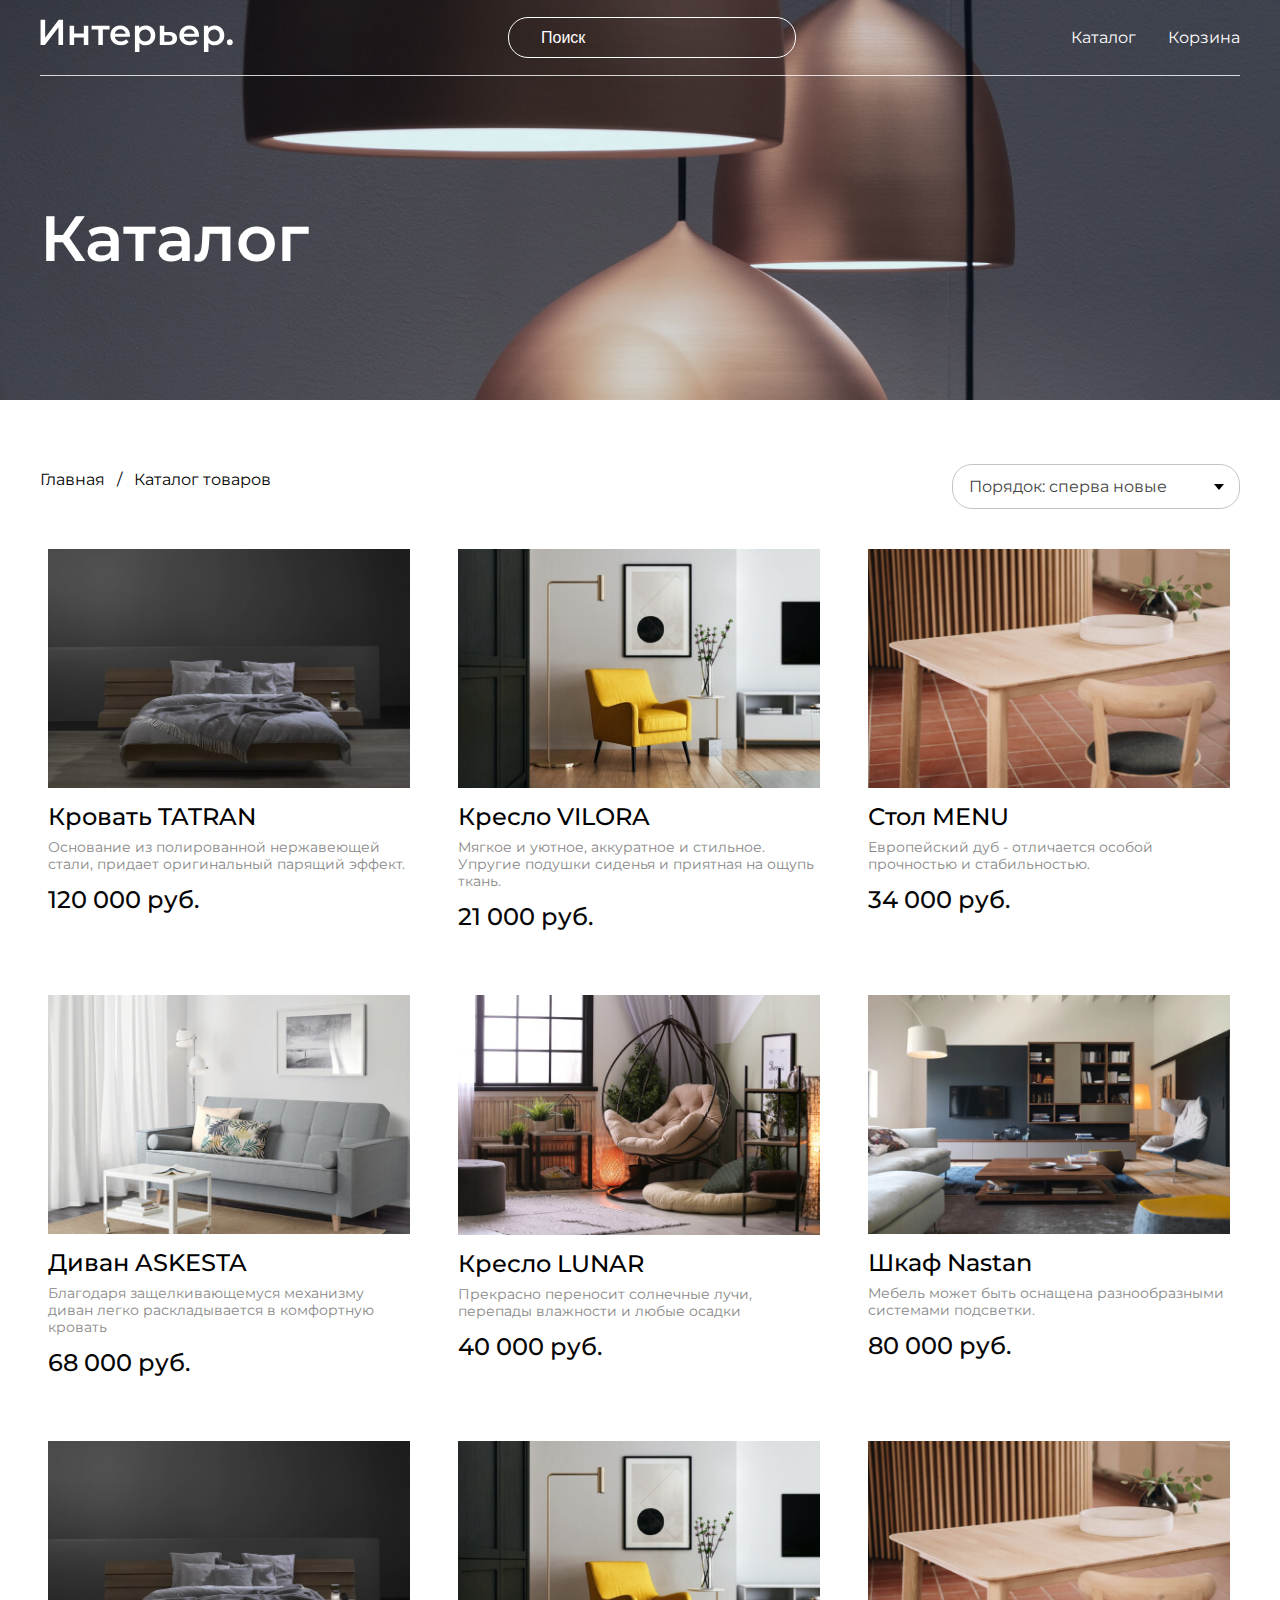
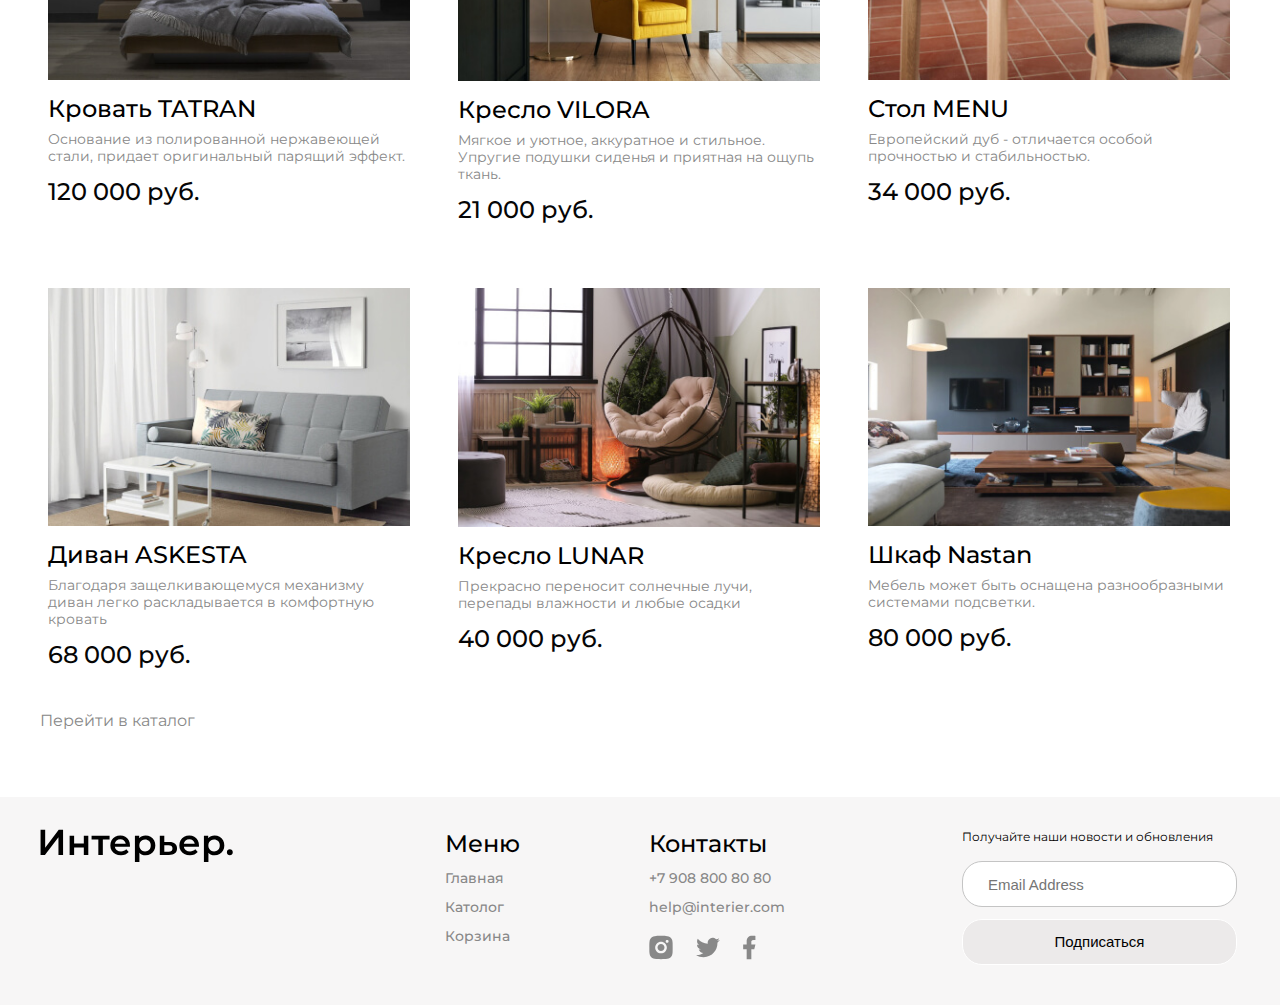
<file: catalog.html>
<!DOCTYPE html>
<html lang="ru">

<head>
	<meta charset="UTF-8">
	<meta http-equiv="X-UA-Compatible" content="IE=edge">
	<meta name="viewport" content="width=device-width, initial-scale=1.0">
	<title>Мебельный магазин: Каталог</title>
	<link rel="shortcut icon" type="image/png" href="./img/icon.png"/>
	<link rel="preconnect" href="https://fonts.googleapis.com">
	<link rel="preconnect" href="https://fonts.gstatic.com" crossorigin>
	<link
		href="https://fonts.googleapis.com/css2?family=Lato:wght@400;700&family=Montserrat:wght@400;500;600&family=Roboto:wght@400;500;700&display=swap"
		rel="stylesheet">
	<link rel="stylesheet" href="./css/style.css">
</head>

<body>
	<div class="top-cart center">
		<header class="header header-cart">
			<a href="index.html"><img class="header__img-logo" src="./img/logo.svg" alt="Logo"></a>
			<form class="header__form" action="#">
				<input class="header__form-text" type="text" placeholder="Поиск">
			</form>
			<nav class="header__navigation">
				<a href="catalog.html" class="header__navigation-link">Каталог</a>
				<a href="basket.html" class="header__navigation-link">Корзина</a>
			</nav>
			<div class="header__nav-mobile">
				<a href="#" class="header__link-mobile"><svg width="17" height="16" viewBox="0 0 17 16" fill="none" xmlns="http://www.w3.org/2000/svg">
					<path d="M14.5069 15.0085L14.5069 15.0085C14.5897 15.0914 14.6881 15.1571 14.7963 15.2019C14.9046 15.2468 15.0206 15.2698 15.1377 15.2698C15.2549 15.2698 15.3709 15.2468 15.4791 15.2019C15.5873 15.1571 15.6857 15.0914 15.7685 15.0085C15.8514 14.9257 15.9171 14.8274 15.9619 14.7191C16.0068 14.6109 16.0298 14.4949 16.0298 14.3777C16.0298 14.2606 16.0068 14.1446 15.9619 14.0363C15.9171 13.9281 15.8514 13.8298 15.7685 13.7469L15.7685 13.7469L12.4368 10.416C13.4021 9.13496 13.8547 7.53846 13.7038 5.93943C13.5501 4.31054 12.7816 2.80139 11.5547 1.719C10.3277 0.636623 8.73451 0.0623154 7.09916 0.11292C5.46381 0.163525 3.90917 0.835233 2.7515 1.99141C1.59282 3.14838 0.918906 4.70363 0.867092 6.34023C0.815278 7.97682 1.38946 9.57159 2.47264 10.7995C3.55581 12.0275 5.06645 12.7962 6.69672 12.9491C8.29727 13.0991 9.89485 12.6444 11.1757 11.6766L14.5069 15.0085ZM10.5895 3.25366C11.0271 3.68416 11.3751 4.19703 11.6135 4.76269C11.8518 5.32835 11.9758 5.93561 11.9783 6.54944C11.9808 7.16327 11.8618 7.77152 11.628 8.3391C11.3943 8.90669 11.0505 9.42238 10.6164 9.85642C10.1824 10.2905 9.66668 10.6343 9.09909 10.868C8.53151 11.1018 7.92326 11.2208 7.30943 11.2183C6.6956 11.2158 6.08834 11.0918 5.52268 10.8535C4.95702 10.6151 4.44415 10.2671 4.01365 9.82954C3.15334 8.9551 2.67341 7.77613 2.6784 6.54944C2.6834 5.32275 3.17291 4.14773 4.04032 3.28033C4.90772 2.41292 6.08274 1.92341 7.30943 1.91841C8.53612 1.91342 9.71508 2.39335 10.5895 3.25366Z" fill="white" stroke="white" stroke-width="0.2"/>
					</svg>
					</a>
				<a href="catalog.html" class="header__link-mobile"><svg width="20" height="21" viewBox="0 0 20 21" fill="none" xmlns="http://www.w3.org/2000/svg">
					<rect x="0.800537" y="0.900024" width="4.57143" height="4.57143" fill="white"/>
					<rect x="0.800537" y="8.21436" width="4.57143" height="4.57143" fill="white"/>
					<rect x="0.800537" y="15.5286" width="4.57143" height="4.57143" fill="white"/>
					<rect x="8.11401" y="8.21436" width="4.57143" height="4.57143" fill="white"/>
					<rect x="8.11401" y="15.5286" width="4.57143" height="4.57143" fill="white"/>
					<rect x="8.11401" y="0.900024" width="4.57143" height="4.57143" fill="white"/>
					<rect x="15.4285" y="8.21436" width="4.57143" height="4.57143" fill="white"/>
					<rect x="15.4285" y="15.5286" width="4.57143" height="4.57143" fill="white"/>
					<rect x="15.4285" y="0.900024" width="4.57143" height="4.57143" fill="white"/>
					</svg>
					</a>
				<a href="basket.html" class="header__link-mobile"><svg width="19" height="17" viewBox="0 0 19 17" fill="none" xmlns="http://www.w3.org/2000/svg">
					<path d="M11.5834 16.8333C12.1359 16.8333 12.6658 16.6138 13.0566 16.2231C13.4473 15.8324 13.6667 15.3025 13.6667 14.75C13.6667 14.1974 13.4473 13.6675 13.0566 13.2768C12.6658 12.8861 12.1359 12.6666 11.5834 12.6666C11.0309 12.6666 10.501 12.8861 10.1103 13.2768C9.71957 13.6675 9.50008 14.1974 9.50008 14.75C9.50008 15.3025 9.71957 15.8324 10.1103 16.2231C10.501 16.6138 11.0309 16.8333 11.5834 16.8333ZM4.29174 16.8333C4.84428 16.8333 5.37418 16.6138 5.76488 16.2231C6.15558 15.8324 6.37508 15.3025 6.37508 14.75C6.37508 14.1974 6.15558 13.6675 5.76488 13.2768C5.37418 12.8861 4.84428 12.6666 4.29174 12.6666C3.73921 12.6666 3.20931 12.8861 2.81861 13.2768C2.4279 13.6675 2.20841 14.1974 2.20841 14.75C2.20841 15.3025 2.4279 15.8324 2.81861 16.2231C3.20931 16.6138 3.73921 16.8333 4.29174 16.8333ZM17.873 2.16975C18.133 2.16136 18.3796 2.05217 18.5606 1.86525C18.7416 1.67834 18.8428 1.42836 18.8428 1.16819C18.8428 0.908013 18.7416 0.658037 18.5606 0.471123C18.3796 0.28421 18.133 0.175013 17.873 0.166626H16.674C15.7345 0.166626 14.922 0.818709 14.7178 1.73538L13.4126 7.61246C13.2084 8.52912 12.3959 9.18121 11.4563 9.18121H3.63133L2.12924 3.17079H11.8636C12.1212 3.15904 12.3644 3.04844 12.5425 2.86199C12.7206 2.67555 12.82 2.42761 12.82 2.16975C12.82 1.91189 12.7206 1.66395 12.5425 1.47751C12.3644 1.29106 12.1212 1.18046 11.8636 1.16871H2.12924C1.82473 1.16862 1.5242 1.23796 1.25051 1.37145C0.976816 1.50495 0.737162 1.69909 0.549763 1.93911C0.362364 2.17913 0.232155 2.45872 0.169035 2.75662C0.105913 3.05452 0.111544 3.36289 0.185495 3.65829L1.68758 9.66662C1.79586 10.1002 2.046 10.485 2.39821 10.7601C2.75042 11.0351 3.18447 11.1844 3.63133 11.1843H11.4563C12.368 11.1845 13.2524 10.8736 13.9636 10.3032C14.6748 9.73275 15.1701 8.93681 15.3678 8.04683L16.674 2.16975H17.873Z" fill="white"/>
					</svg>
					</a>
			</div>
		</header>
		<h1 class="cart__title">Каталог</h1>
	</div>
	<main class="main-cart center">
		<nav class="main-cart__nav-cart">
			<ul class="main-cart__links">
				<li><a class="main-cart__link" href="index.html">Главная</a></li>
				<li><a class="main-cart__link" href="catalog.html">Каталог товаров</a></li>
			</ul>
			<form class="main-cart__form" action="#">
				<div class="main-cart__form-select-wrapper">
					<select class="main-cart__form-select">
						<option value="new">Порядок: сперва новые</option>
					</select>
				</div>
			</form>
		</nav>
		<div class="catalog__row cart__row">
			<div class="catalog__column">
				<img class="catalog__image" src="./img/Cart/1.jpg" alt="Product">
				<a href="#">
					<h3 class="catalog__title">Кровать TATRAN</h3>
				</a>
				<p class="catalog__subtitle">Основание из полированной нержавеющей стали, придает оригинальный парящий
					эффект.</p>
				<p class="catalog__price">120 000 руб.</p>
			</div>
			<div class="catalog__column">
				<img class="catalog__image" src="./img/Cart/2.jpg" alt="Product">
				<a href="#">
					<h3 class="catalog__title">Кресло VILORA</h3>
				</a>
				<p class="catalog__subtitle">Мягкое и уютное, аккуратное и стильное. Упругие подушки сиденья и приятная на
					ощупь ткань. </p>
				<p class="catalog__price">21 000 руб.</p>
			</div>
			<div class="catalog__column">
				<img class="catalog__image" src="./img/Cart/3.jpg" alt="Product">
				<a href="#">
					<h3 class="catalog__title">Стол MENU</h3>
				</a>
				<p class="catalog__subtitle">Европейский дуб - отличается особой прочностью и стабильностью.</p>
				<p class="catalog__price">34 000 руб.</p>
			</div>
			<div class="catalog__column">
				<img class="catalog__image" src="./img/Cart/4.jpg" alt="Product">
				<a href="#">
					<h3 class="catalog__title">Диван ASKESTA</h3>
				</a>
				<p class="catalog__subtitle">Благодаря защелкивающемуся механизму диван легко раскладывается в комфортную
					кровать</p>
				<p class="catalog__price">68 000 руб.</p>
			</div>
			<div class="catalog__column">
				<img class="catalog__image" src="./img/Cart/5.jpg" alt="Product">
				<a href="#">
					<h3 class="catalog__title">Кресло LUNAR</h3>
				</a>
				<p class="catalog__subtitle">Прекрасно переносит солнечные лучи, перепады влажности и любые осадки</p>
				<p class="catalog__price">40 000 руб.</p>
			</div>
			<div class="catalog__column">
				<img class="catalog__image" src="./img/Cart/6.jpg" alt="Product">
				<a href="#">
					<h3 class="catalog__title">Шкаф Nastan</h3>
				</a>
				<p class="catalog__subtitle">Мебель может быть оснащена разнообразными системами подсветки.</p>
				<p class="catalog__price">80 000 руб.</p>
			</div>
			<div class="catalog__column catalog__column-mobile-none">
				<img class="catalog__image" src="./img/Cart/7.jpg" alt="Product">
				<a href="#">
					<h3 class="catalog__title">Кровать TATRAN</h3>
				</a>
				<p class="catalog__subtitle">Основание из полированной нержавеющей стали, придает оригинальный парящий
					эффект.</p>
				<p class="catalog__price">120 000 руб.</p>
			</div>
			<div class="catalog__column catalog__column-mobile-none">
				<img class="catalog__image" src="./img/Cart/8.jpg" alt="Product">
				<a href="#">
					<h3 class="catalog__title">Кресло VILORA</h3>
				</a>
				<p class="catalog__subtitle">Мягкое и уютное, аккуратное и стильное. Упругие подушки сиденья и приятная на
					ощупь ткань. </p>
				<p class="catalog__price">21 000 руб.</p>
			</div>
			<div class="catalog__column catalog__column-mobile-none">
				<img class="catalog__image" src="./img/Cart/9.jpg" alt="Product">
				<a href="#">
					<h3 class="catalog__title">Стол MENU</h3>
				</a>
				<p class="catalog__subtitle">Европейский дуб - отличается особой прочностью и стабильностью.</p>
				<p class="catalog__price">34 000 руб.</p>
			</div>
			<div class="catalog__column catalog__column-mobile-none">
				<img class="catalog__image" src="./img/Cart/10.jpg" alt="Product">
				<a href="#">
					<h3 class="catalog__title">Диван ASKESTA</h3>
				</a>
				<p class="catalog__subtitle">Благодаря защелкивающемуся механизму диван легко раскладывается в комфортную
					кровать</p>
				<p class="catalog__price">68 000 руб.</p>
			</div>
			<div class="catalog__column catalog__column-mobile-none">
				<img class="catalog__image" src="./img/Cart/11.jpg" alt="Product">
				<a href="#">
					<h3 class="catalog__title">Кресло LUNAR</h3>
				</a>
				<p class="catalog__subtitle">Прекрасно переносит солнечные лучи, перепады влажности и любые осадки</p>
				<p class="catalog__price">40 000 руб.</p>
			</div>
			<div class="catalog__column catalog__column-mobile-none">
				<img class="catalog__image" src="./img/Cart/12.jpg" alt="Product">
				<a href="#">
					<h3 class="catalog__title">Шкаф Nastan</h3>
				</a>
				<p class="catalog__subtitle">Мебель может быть оснащена разнообразными системами подсветки.</p>
				<p class="catalog__price">80 000 руб.</p>
			</div>
		</div>
		<a class="catalog__link catalog__link-mobile-none" href="./catalog.html">Перейти в каталог</a>
	</main>
	<section class="catalog center catalog__for-mobile">
		<h2 class="catalog__header">Каталог товаров</h2>
		<div class="catalog__row">
			<div class="catalog__column">
				<img class="catalog__image" src="./img/Cart/1.jpg" alt="Product">
				<a href="#">
					<h3 class="catalog__title">Кровать TATRAN</h3>
				</a>
				<p class="catalog__subtitle">Основание из полированной нержавеющей стали, придает оригинальный парящий
					эффект.</p>
				<p class="catalog__price">120 000 руб.</p>
			</div>
			<div class="catalog__column">
				<img class="catalog__image" src="./img/Cart/2.jpg" alt="Product">
				<a href="#">
					<h3 class="catalog__title">Кресло VILORA</h3>
				</a>
				<p class="catalog__subtitle">Мягкое и уютное, аккуратное и стильное. Упругие подушки сиденья и приятная на
					ощупь ткань. </p>
				<p class="catalog__price">21 000 руб.</p>
			</div>
			<div class="catalog__column">
				<img class="catalog__image" src="./img/Cart/3.jpg" alt="Product">
				<a href="#">
					<h3 class="catalog__title">Стол MENU</h3>
				</a>
				<p class="catalog__subtitle">Европейский дуб - отличается особой прочностью и стабильностью.</p>
				<p class="catalog__price">34 000 руб.</p>
			</div>
			<div class="catalog__column">
				<img class="catalog__image" src="./img/Cart/4.jpg" alt="Product">
				<a href="#">
					<h3 class="catalog__title">Диван ASKESTA</h3>
				</a>
				<p class="catalog__subtitle">Благодаря защелкивающемуся механизму диван легко раскладывается в комфортную
					кровать</p>
				<p class="catalog__price">68 000 руб.</p>
			</div>
			<div class="catalog__column">
				<img class="catalog__image" src="./img/Cart/5.jpg" alt="Product">
				<a href="#">
					<h3 class="catalog__title">Кресло LUNAR</h3>
				</a>
				<p class="catalog__subtitle">Прекрасно переносит солнечные лучи, перепады влажности и любые осадки</p>
				<p class="catalog__price">40 000 руб.</p>
			</div>
			<div class="catalog__column">
				<img class="catalog__image" src="./img/Cart/6.jpg" alt="Product">
				<a href="#">
					<h3 class="catalog__title">Шкаф Nastan</h3>
				</a>
				<p class="catalog__subtitle">Мебель может быть оснащена разнообразными системами подсветки.</p>
				<p class="catalog__price">80 000 руб.</p>
			</div>
		</div>
		<a class="catalog__link" href="./catalog.html">Перейти в каталог</a>
</section>
	<footer class="footer center">
		<div class="footer__row">
			<div class="footer__column footer__column-logo"><img class="footer__image" src="./img/Logo-black.svg" alt="Logo"></div>
			<div class="footer__column">
				<div class="footer__subrow">
					<div class="footer__subcolumn">
						<div class="footer__center-row">
							<div class="footer__center-column">
								<h4 class="footer__options footer__options-menu">Меню</h4>
								<a href="index.html" class="footer__link footer__link-inderlining">Главная</a>
								<a href="catalog.html" class="footer__link footer__link-inderlining">Католог</a>
								<a href="basket.html" class="footer__link footer__link-inderlining">Корзина</a>
							</div>
							<div class="footer__center-column">
								<div class="footer__contacts-row">
									<div class="footer__contacts-column">
										<h4 class="footer__options">Контакты</h4>
										<a href="#" class="footer__link footer__link-inderlining">+7 908 800 80 80</a>
										<a href="#"
											class="footer__link footer__link-inderlining footer__last-link">help@interier.com</a>
										<br>
									</div>
									<div class="footer__contacts-column footer__contacts-column-social">
										<a href="#"><svg class="footer__svg" width="24" height="25" viewBox="0 0 24 25" fill="none" xmlns="http://www.w3.org/2000/svg">
											<path d="M12 0.833984C15.1698 0.833984 15.5653 0.845651 16.809 0.903984C18.0515 0.962318 18.8973 1.15715 19.6417 1.44648C20.4117 1.74282 21.0603 2.14415 21.709 2.79165C22.3022 3.37486 22.7613 4.08034 23.0542 4.85898C23.3423 5.60215 23.5383 6.44915 23.5967 7.69165C23.6515 8.93532 23.6667 9.33082 23.6667 12.5007C23.6667 15.6705 23.655 16.066 23.5967 17.3097C23.5383 18.5522 23.3423 19.398 23.0542 20.1423C22.7621 20.9214 22.303 21.627 21.709 22.2097C21.1256 22.8027 20.4202 23.2617 19.6417 23.5548C18.8985 23.843 18.0515 24.039 16.809 24.0973C15.5653 24.1522 15.1698 24.1673 12 24.1673C8.83017 24.1673 8.43467 24.1557 7.191 24.0973C5.9485 24.039 5.10267 23.843 4.35834 23.5548C3.57938 23.2625 2.87378 22.8034 2.291 22.2097C1.69764 21.6265 1.23859 20.921 0.945836 20.1423C0.656503 19.3992 0.461669 18.5522 0.403336 17.3097C0.348502 16.066 0.333336 15.6705 0.333336 12.5007C0.333336 9.33082 0.345002 8.93532 0.403336 7.69165C0.461669 6.44798 0.656503 5.60332 0.945836 4.85898C1.23778 4.07986 1.69694 3.37419 2.291 2.79165C2.87395 2.19809 3.5795 1.739 4.35834 1.44648C5.10267 1.15715 5.94734 0.962318 7.191 0.903984C8.43467 0.849151 8.83017 0.833984 12 0.833984ZM12 6.66732C10.4529 6.66732 8.96918 7.2819 7.87521 8.37586C6.78125 9.46982 6.16667 10.9536 6.16667 12.5007C6.16667 14.0477 6.78125 15.5315 7.87521 16.6254C8.96918 17.7194 10.4529 18.334 12 18.334C13.5471 18.334 15.0308 17.7194 16.1248 16.6254C17.2188 15.5315 17.8333 14.0477 17.8333 12.5007C17.8333 10.9536 17.2188 9.46982 16.1248 8.37586C15.0308 7.2819 13.5471 6.66732 12 6.66732ZM19.5833 6.37565C19.5833 5.98888 19.4297 5.61794 19.1562 5.34445C18.8827 5.07096 18.5118 4.91732 18.125 4.91732C17.7382 4.91732 17.3673 5.07096 17.0938 5.34445C16.8203 5.61794 16.6667 5.98888 16.6667 6.37565C16.6667 6.76243 16.8203 7.13336 17.0938 7.40685C17.3673 7.68034 17.7382 7.83398 18.125 7.83398C18.5118 7.83398 18.8827 7.68034 19.1562 7.40685C19.4297 7.13336 19.5833 6.76243 19.5833 6.37565ZM12 9.00065C12.9283 9.00065 13.8185 9.3694 14.4749 10.0258C15.1313 10.6822 15.5 11.5724 15.5 12.5007C15.5 13.4289 15.1313 14.3191 14.4749 14.9755C13.8185 15.6319 12.9283 16.0007 12 16.0007C11.0717 16.0007 10.1815 15.6319 9.52513 14.9755C8.86875 14.3191 8.5 13.4289 8.5 12.5007C8.5 11.5724 8.86875 10.6822 9.52513 10.0258C10.1815 9.3694 11.0717 9.00065 12 9.00065Z" fill="#888888"/>
											</svg>
											</a>
										<a href="#"><svg class="footer__svg" width="24" height="21" viewBox="0 0 24 21" fill="none" xmlns="http://www.w3.org/2000/svg">
											<path d="M23.8557 3.09919C22.965 3.49317 22.0205 3.75191 21.0533 3.86686C22.0727 3.2572 22.8357 2.29771 23.2 1.16719C22.2433 1.73652 21.1945 2.13552 20.1013 2.35136C19.3671 1.5657 18.3938 1.04465 17.3328 0.869207C16.2718 0.693765 15.1826 0.873764 14.2345 1.38122C13.2864 1.88868 12.5325 2.69516 12.09 3.67528C11.6475 4.65541 11.5412 5.75427 11.7877 6.80103C9.84763 6.70379 7.94973 6.19964 6.21718 5.3213C4.48462 4.44296 2.95616 3.21008 1.73101 1.70269C1.29735 2.44755 1.06946 3.29429 1.07067 4.15619C1.07067 5.84786 1.93167 7.34236 3.24067 8.21736C2.46602 8.19297 1.70841 7.98377 1.03101 7.60719V7.66786C1.03124 8.79451 1.42111 9.88641 2.1345 10.7584C2.84789 11.6304 3.8409 12.2289 4.94517 12.4524C4.22606 12.6472 3.47203 12.676 2.74017 12.5364C3.05152 13.5061 3.65835 14.3543 4.4757 14.962C5.29305 15.5697 6.27999 15.9066 7.29834 15.9255C6.28624 16.7204 5.12738 17.308 3.88804 17.6547C2.64869 18.0014 1.35316 18.1005 0.0755081 17.9462C2.30582 19.3805 4.90212 20.142 7.55384 20.1395C16.529 20.1395 21.4372 12.7044 21.4372 6.25619C21.4372 6.04619 21.4313 5.83386 21.422 5.62619C22.3773 4.93572 23.2019 4.08038 23.8568 3.10036L23.8557 3.09919Z" fill="#888888"/>
											</svg>
											</a>
										<a href="#"><svg class="footer__svg" width="13" height="25" viewBox="0 0 13 25" fill="none" xmlns="http://www.w3.org/2000/svg">
											<path d="M8.33332 14.2218H11.25L12.4167 9.55518H8.33332V7.22184C8.33332 6.02018 8.33332 4.88851 10.6667 4.88851H12.4167V0.968509C12.0363 0.918343 10.6002 0.805176 9.08349 0.805176C5.91599 0.805176 3.66666 2.73834 3.66666 6.28851V9.55518H0.166656V14.2218H3.66666V24.1385H8.33332V14.2218Z" fill="#888888"/>
											</svg>
											</a>
									</div>
								</div>
							</div>
						</div>
					</div>
					<div class="footer__subcolumn">
						<form class="footer__form" action="#">
							<p class="footer__form-text">Получайте наши новости и обновления </p>
							<input class="footer__form-email" type="email" placeholder="Email Address">
							<button class="footer__form-button">Подписаться</button>
						</form>
					</div>
				</div>
			</div>
		</div>
	</footer>
</body>

</html>
</file>
<file: css/style.css>
@charset "UTF-8";
@-webkit-keyframes wobble-ver-left {
  0%, 100% {
    transform: translateY(0) rotate(0);
    transform-origin: 50% 50%;
  }
  15% {
    transform: translateY(-30px) rotate(-6deg);
  }
  30% {
    transform: translateY(15px) rotate(6deg);
  }
  45% {
    transform: translateY(-15px) rotate(-3.6deg);
    background: ghostwhite;
  }
  60% {
    transform: translateY(9px) rotate(2.4deg);
  }
  75% {
    transform: translateY(-6px) rotate(-1.2deg);
  }
}
@keyframes wobble-ver-left {
  0%, 100% {
    transform: translateY(0) rotate(0);
    transform-origin: 50% 50%;
  }
  15% {
    transform: translateY(-30px) rotate(-6deg);
  }
  30% {
    transform: translateY(15px) rotate(6deg);
  }
  45% {
    transform: translateY(-15px) rotate(-3.6deg);
    background: ghostwhite;
  }
  60% {
    transform: translateY(9px) rotate(2.4deg);
  }
  75% {
    transform: translateY(-6px) rotate(-1.2deg);
  }
}
.wobble-ver-left {
  -webkit-animation: wobble-ver-left 0.8s both;
          animation: wobble-ver-left 0.8s both;
}

* {
  margin: 0;
  padding: 0;
  box-sizing: border-box;
}

body {
  font-family: "Montserrat";
}

a {
  text-decoration: none;
}

.center {
  padding: 0 calc(50% - 600px);
}

.top {
  height: 735px;
  background-image: url(../img/Bg_top.png);
  background-repeat: no-repeat;
  background-position: center;
  background-size: cover;
}

.header {
  height: 76px;
  display: flex;
  align-items: center;
  justify-content: space-between;
  border-bottom: 0.5px solid rgba(255, 255, 255, 0.8);
  margin: 0 0 63px 0;
}
.header__form-text {
  width: 288px;
  height: 41px;
  border: 1px solid #FFFFFF;
  border-radius: 20px;
  background-color: transparent;
  box-shadow: none;
  outline: none;
  font-style: normal;
  font-size: 16px;
  line-height: 20px;
  color: #FFFFFF;
  padding: 0 32px;
}
.header__form-text::-webkit-input-placeholder {
  color: #FFFFFF;
}
.header__navigation {
  display: flex;
  gap: 32px;
}
.header__navigation-link {
  font-size: 16px;
  line-height: 20px;
  font-style: normal;
  color: #FFFFFF;
}
.header__navigation-link:hover {
  text-decoration: underline;
  -webkit-text-decoration-skip-ink: none;
          text-decoration-skip-ink: none;
}
.header__nav-mobile {
  display: none;
}

.all__title {
  font-size: 64px;
  font-weight: 600;
  line-height: 70px;
  margin: 0 0 16px 0;
  color: #FFFFFF;
  max-width: 792px;
}
.all__subtitle {
  font-size: 24px;
  line-height: 32px;
  margin: 0 0 16px 0;
  color: #FFFFFF;
}
.all__link {
  font-size: 16px;
  line-height: 24px;
  color: #FFFFFF;
}
.all__link:hover {
  text-decoration: underline;
  -webkit-text-decoration-skip-ink: none;
          text-decoration-skip-ink: none;
}

.for {
  margin: 64px 0;
}
.for__title {
  font-weight: 600;
  font-size: 48px;
  line-height: 59px;
  margin: 0 0 32px 0;
}
.for__wrapper {
  display: grid;
  gap: 32px;
  row-gap: 31px;
  grid-template-columns: repeat(12, 1fr);
}
.for__item {
  font-weight: 600;
  font-size: 34px;
  line-height: 41px;
  color: #FFFFFF;
  height: 415px;
  grid-column: span 4;
  display: flex;
  justify-content: center;
  align-items: center;
}
.for__item-big {
  grid-column: span 6;
}
.for__item-1 {
  background: url(../img/For/for-1.jpg);
}
.for__item-2 {
  background: url(../img/For/for-2.jpg);
}
.for__item-3 {
  background: url(../img/For/for-3.jpg);
}
.for__item-4 {
  background: url(../img/For/for-4.jpg);
}
.for__item-5 {
  background: url(../img/For/for-5.jpg);
}

.special {
  margin: 0 0 72px 0;
}
.special__container {
  max-width: 1200px;
  margin: 0 auto;
}
.special__row {
  display: flex;
  flex-wrap: wrap;
  gap: 32px;
}
.special__column {
  width: 378px;
  display: flex;
  flex-direction: column;
  padding: 8px;
  transition: transform 0.4s, box-shadow 0.4s;
}
.special__column:hover {
  box-shadow: 0 0 5px #888888;
  transform: scale(1.05);
}
.special__header {
  font-size: 48px;
  line-height: 59px;
  font-weight: 600;
  color: #000000;
  margin: 0 0 32px 0;
}
.special__image {
  width: 100%;
  margin: 0 0 10px 0;
}
.special__title {
  font-size: 24px;
  font-weight: 500;
  line-height: 29px;
  color: #000000;
  margin: 0 0 8px 0;
}
.special__description {
  font-size: 14px;
  line-height: 17px;
  color: #888888;
  margin: 0 0 12px 0;
}
.special__box-pice {
  display: flex;
  gap: 32px;
}
.special__price {
  font-size: 24px;
  font-weight: 500;
  line-height: 29px;
  color: #050505;
}
.special__price-sale {
  -webkit-text-decoration-line: line-through;
          text-decoration-line: line-through;
  color: #888888;
}

.catalog {
  margin: 0 0 64px 0;
}
.catalog__container {
  max-width: 1200px;
  margin: 0 auto;
}
.catalog__header {
  font-size: 48px;
  line-height: 59px;
  font-weight: 600;
  color: #000000;
  margin: 0 0 32px 0;
}
.catalog__row {
  display: flex;
  flex-wrap: wrap;
  gap: 32px;
  margin: 0 0 39px 0;
}
.catalog__column {
  width: 378px;
  padding: 8px;
  transition: transform 0.4s, box-shadow 0.4s;
}
.catalog__column:hover {
  box-shadow: 0 0 5px #888888;
  transform: scale(1.05);
}
.catalog__image {
  width: 100%;
  margin: 0 0 10px 0;
}
.catalog__title {
  font-size: 24px;
  font-weight: 500;
  line-height: 29px;
  color: #000000;
  margin: 0 0 8px 0;
}
.catalog__subtitle {
  font-size: 14px;
  line-height: 17px;
  color: #888888;
  margin: 0 0 12px 0;
}
.catalog__price {
  font-size: 24px;
  font-weight: 500;
  line-height: 29px;
  color: #050505;
}
.catalog__link {
  font-size: 16px;
  line-height: 24px;
  color: #888888;
}
.catalog__link:hover {
  color: #000000;
  -webkit-text-decoration-line: underline;
          text-decoration-line: underline;
}
.catalog__for-mobile {
  display: none;
}

.footer {
  background: #F7F6F6;
}
.footer__row {
  display: flex;
  gap: 212px;
  padding-top: 32px;
  padding-bottom: 40px;
}
.footer__subrow {
  display: flex;
  gap: 177px;
}
.footer__center-row {
  display: flex;
  gap: 129px;
}
.footer__options {
  font-size: 24px;
  line-height: 29px;
  font-weight: 500;
  color: #000000;
  margin: 0 0 12px 0;
}
.footer__options-menu {
  margin: 0 0 12px 0;
}
.footer__link {
  display: block;
  font-size: 14px;
  font-weight: 500;
  line-height: 17px;
  color: #888888;
  text-decoration: none;
  margin: 0 0 12px 0;
}
.footer__last-link {
  margin: 0;
}
.footer__link-inderlining:hover {
  -webkit-text-decoration-line: underline;
          text-decoration-line: underline;
  color: #000000;
}
.footer__contacts-row {
  display: flex;
  flex-direction: column;
}
.footer__contacts-column-social {
  display: flex;
  align-items: center;
  gap: 23px;
}
.footer__svg path {
  transition: fill 0.8s;
}
.footer__svg:hover path {
  fill: #000;
}
.footer__form-text {
  font-size: 12px;
  line-height: 16px;
  color: #000000;
  margin: 0 0 16px 0;
}
.footer__form-email {
  background: #FFFFFF;
  border: 1px solid #C4C4C4;
  box-sizing: border-box;
  border-radius: 20px;
  font-size: 15px;
  line-height: 18px;
  color: #C4C4C4;
  background: #FFFFFF;
  border: 1px solid #C4C4C4;
  border-radius: 20px;
  height: 46px;
  width: 275px;
  padding: 0 25px;
  margin: 0 0 12px 0;
}
.footer__form-button {
  background: rgba(222, 215, 215, 0.41);
  border: 1px solid #FFFFFF;
  box-sizing: border-box;
  border-radius: 20px;
  width: 275px;
  height: 46px;
  font-size: 15px;
  line-height: 18px;
  color: #000000;
  transition: background 0.4s, color 0.4s;
}
.footer__form-button:hover {
  background: #000000;
  color: #FFFFFF;
}

/* Start of cart styles */
.top-cart {
  height: 400px;
  background: url(../img/Cart/BG.png) center/cover no-repeat;
}

.header-cart {
  margin: 0 0 127px 0;
}

.cart__title {
  font-weight: 600;
  font-size: 64px;
  line-height: 70px;
  color: #FFFFFF;
}

.main-cart {
  margin: 64px 0;
}
.main-cart__nav-cart {
  display: flex;
  justify-content: space-between;
}
.main-cart__nav-cart {
  margin: 0 0 32px 0;
}
.main-cart__links {
  list-style: none;
}
.main-cart__links li {
  display: inline;
}
.main-cart__links li + li:before {
  content: "/ ";
  color: black;
  padding-left: 8px;
  padding-right: 8px;
}
.main-cart__links li a {
  text-decoration: none;
}
.main-cart__links li a:hover {
  text-decoration: underline;
}
.main-cart__link {
  list-style-type: none;
  font-size: 16px;
  line-height: 32px;
  color: #000000;
}
.main-cart__form-select-wrapper {
  position: relative;
  width: 288px;
}
.main-cart__form-select-wrapper::after {
  content: "";
  display: block;
  border-style: solid;
  border-width: 6px 5px 0 5px;
  border-color: #000 transparent transparent transparent;
  pointer-events: none;
  position: absolute;
  top: 50%;
  right: 1rem;
  z-index: 1;
  margin-top: -3px;
}
.main-cart__form-select {
  display: block;
  width: 100%; /* от ширины блока div */
  padding: 0.75rem 2.5rem 0.75rem 1rem; /* отступы от текста до рамки */
  background: none; /* убираем фон */
  -webkit-appearance: none; /* Chrome */
  -moz-appearance: none; /* Firefox */
  appearance: none; /* убираем дефолнтные стрелочки */
  font-family: inherit; /* наследует от родителя */
  font-size: 1rem;
  color: #444;
  border: 1px solid #C4C4C4;
  border-radius: 20px;
}

.cart__row {
  row-gap: 48px;
  margin: 0 0 32px 0;
}
.cart__title-mobile {
  display: none;
}

/* Start of basket styles */
.top-basket {
  background: url(../img/Basket/BG/BG.png) center/cover no-repeat;
}

.basket {
  margin: 64px 0;
  display: grid;
  grid-template-columns: repeat(12, 1fr);
  gap: 33px;
}
.basket__content {
  grid-column: span 8;
  display: flex;
  flex-direction: column;
}
.basket__content-top {
  font-size: 16px;
  line-height: 20px;
  display: flex;
  justify-content: space-between;
  padding: 0 27px 14px 5px;
  padding-bottom: 14px;
}
.basket__content-product {
  border-top: 0.5px solid #CACDD8;
  padding: 25px 0 32px 0;
  display: flex;
}

.product {
  width: 100%;
}
.product__img {
  max-width: 100%;
}
.product__info {
  width: 100%;
  padding: 0 1px 0 2px;
  display: flex;
  gap: 30px;
}
.product__center-info {
  width: 100%;
  display: flex;
  justify-content: space-between;
}
.product__info-text {
  display: flex;
  flex-direction: column;
  gap: 15px;
}
.product__title {
  font-weight: 500;
  font-size: 24px;
  line-height: 29px;
}
.product__text {
  font-size: 14px;
  line-height: 17px;
  color: #888888;
  max-width: 276px;
}
.product__price {
  font-weight: 500;
  font-size: 16px;
  line-height: 20px;
}
.product__links {
  display: flex;
  gap: 30px;
}
.product__link {
  font-size: 14px;
  line-height: 210%;
  text-decoration: underline;
  -webkit-text-decoration-skip-ink: none;
          text-decoration-skip-ink: none;
  color: #000000;
}
.product__input-number {
  width: 71px;
  height: 51px;
  background: #F7F6F6;
  border: none;
  border-radius: 6px;
  font-weight: 600;
  font-size: 14px;
  line-height: 210%;
  display: flex;
  align-items: center;
  text-align: center;
}
.product__form {
  margin: 18px 0 0 0;
  display: flex;
  gap: 7px;
}
.product__button {
  width: 200px;
  height: 37px;
  border: 1px solid #000000;
  border-radius: 50px;
  background-color: transparent;
  font-size: 14px;
  line-height: 17px;
  color: #020202;
  transition: background 0.7s, color 0.7s;
}
.product__button_blak:hover {
  background: #000000;
  color: #FFFFFF;
}

.basket-form {
  grid-column: span 4;
  background: #F7F6F6;
  border-radius: 20px;
  display: flex;
  flex-direction: column;
  align-items: center;
  padding: 42px 0 0 0;
}
.basket-form__title {
  font-weight: 600;
  font-size: 24px;
  line-height: 36px;
  text-align: center;
  margin: 0 0 35px 0;
}
.basket-form__inputs {
  width: 100%;
  padding: 0 64px 0 27px;
  margin: 0 0 64px 0;
}
.basket-form__input {
  display: block;
  width: 288px;
  background-color: transparent;
  outline: none;
  border: none;
  border-bottom: 1px solid #CACDD8;
  font-size: 14px;
  line-height: 17px;
  margin: 0 0 41px 0;
  padding: 0 10px;
}
.basket-form__input:last-child {
  margin: 0;
}
.basket-form__total-price {
  font-size: 24px;
  line-height: 29px;
  margin: 0 0 18px 0;
}
.basket-form__button {
  width: 290px;
  height: 41px;
  font-size: 16px;
  line-height: 20px;
  border-radius: 20px;
  background: #F7F6F6;
  transition: color 0.7s;
}
.basket-form__button:hover {
  background: #000000;
  color: #FFFFFF;
}

.special__row-basket {
  display: flex;
  flex-wrap: wrap;
  gap: 32px;
}

@media (max-width: 1024px) {
  .center {
    padding: 0 calc(50% - 393px);
  }
  .all__title {
    max-width: 786px;
  }
  .all__link {
    text-decoration: underline;
    -webkit-text-decoration-skip-ink: none;
            text-decoration-skip-ink: none;
  }
  .for__wrapper {
    gap: 30px;
  }
  .for__item {
    height: 268px;
  }
  .special {
    margin: 0 0 64px 0;
  }
  .special__row {
    gap: 29px;
    row-gap: 38px;
  }
  .special__row-basket {
    gap: 29px;
    row-gap: 30px;
  }
  .catalog__row {
    gap: 29px;
    row-gap: 39px;
    margin: 0 0 40px 0;
  }
  .footer__column-logo {
    display: none;
  }
  .cart__row {
    gap: 29px;
    row-gap: 30px;
    margin: 0 0 32px 0;
  }
  .basket {
    grid-template-columns: repeat(8, 1fr);
    margin: 66px 0 64px 0;
    row-gap: 64px;
  }
  .basket-form {
    height: 556px;
  }
  .product__button_blak {
    background: #000000;
    color: #FFFFFF;
  }
}
@media (max-width: 834px) {
  .center {
    padding: 0 24px;
  }
  .footer__row {
    justify-content: center;
  }
}
@media (max-width: 768px) {
  .center {
    padding: 0 16px;
  }
  .header {
    padding-top: 32px;
    border: none;
    margin: 0 0 29px 0;
  }
  .header__img-logo {
    width: 99px;
  }
  .header__form {
    display: none;
  }
  .header__navigation {
    display: none;
  }
  .header__nav-mobile {
    display: block;
    display: flex;
    gap: 32px;
    align-items: center;
  }
  .all {
    display: flex;
    flex-direction: column;
    align-items: center;
  }
  .all__title {
    font-size: 48px;
    line-height: 59px;
    text-align: center;
  }
  .all__subtitle {
    font-size: 16px;
    line-height: 32px;
    text-align: center;
  }
  .all__link {
    font-size: 14px;
    line-height: 24px;
    text-align: center;
  }
  .for {
    margin: 32px 0;
  }
  .for__title {
    font-size: 24px;
    line-height: 29px;
  }
  .for__wrapper {
    grid-template-columns: repeat(4, 1fr);
    gap: 16px;
  }
  .for__item {
    height: 375px;
    grid-column: 1/-1;
    font-size: 28px;
    line-height: 34px;
  }
  .for__item-big {
    height: 244px;
  }
  .special {
    margin-bottom: 36px;
  }
  .special__header {
    font-size: 24px;
    line-height: 29px;
  }
  .special__row {
    gap: 32px;
    justify-content: center;
  }
  .special__title {
    font-size: 18px;
    line-height: 22px;
  }
  .special__description {
    margin-bottom: 8px;
  }
  .special__price {
    font-size: 18px;
    line-height: 22px;
  }
  .catalog {
    margin-bottom: 32px;
  }
  .catalog__header {
    font-size: 24px;
    line-height: 29px;
  }
  .catalog__row {
    gap: 32px;
    margin-bottom: 36px;
    justify-content: center;
  }
  .catalog__title {
    font-size: 18px;
    line-height: 22px;
  }
  .catalog__subtitle {
    margin-bottom: 9px;
  }
  .catalog__price {
    font-size: 18px;
    line-height: 22px;
  }
  .footer__subrow {
    flex-wrap: wrap;
    gap: 32px;
    justify-content: center;
  }
  .footer__center-row {
    justify-content: space-between;
  }
  .footer__form {
    display: flex;
    flex-direction: column;
    align-items: center;
  }
  .footer__center-row {
    gap: 100px;
  }
  .footer__subcolumn-form {
    justify-self: center;
  }
  .cart__title {
    font-size: 48px;
    line-height: 59px;
    padding-top: 82px;
    text-align: center;
  }
  .main-cart {
    margin: 32px 0;
  }
  .main-cart__nav-cart {
    display: flex;
    flex-direction: column;
    gap: 16px;
  }
  .main-cart__link {
    font-size: 14px;
    line-height: 32px;
  }
  .main-cart__form-select {
    font-size: 14px;
    line-height: 17px;
  }
  .catalog__column-mobile-none {
    display: none;
  }
  .catalog__link-mobile-none {
    display: none;
  }
  .catalog__for-mobile {
    display: block;
  }
  .basket {
    display: grid;
    grid-template-columns: repeat(4, 1fr);
    margin: 92px 0 48px 0;
    gap: 48px;
  }
  .basket__content-top {
    display: none;
  }
  .basket__content {
    grid-column: 1/-1;
  }
  .product__img {
    display: none;
  }
  .product__title {
    font-size: 18px;
    line-height: 22px;
  }
  .product__text {
    font-size: 14px;
    line-height: 17px;
  }
  .product__price {
    font-size: 12px;
    line-height: 15px;
  }
  .product__button {
    font-size: 12px;
    line-height: 15px;
  }
  .special__row-basket {
    justify-content: center;
  }
}
@media (max-width: 330px) {
  .footer__center-row {
    gap: 80px;
  }
}
</file>
